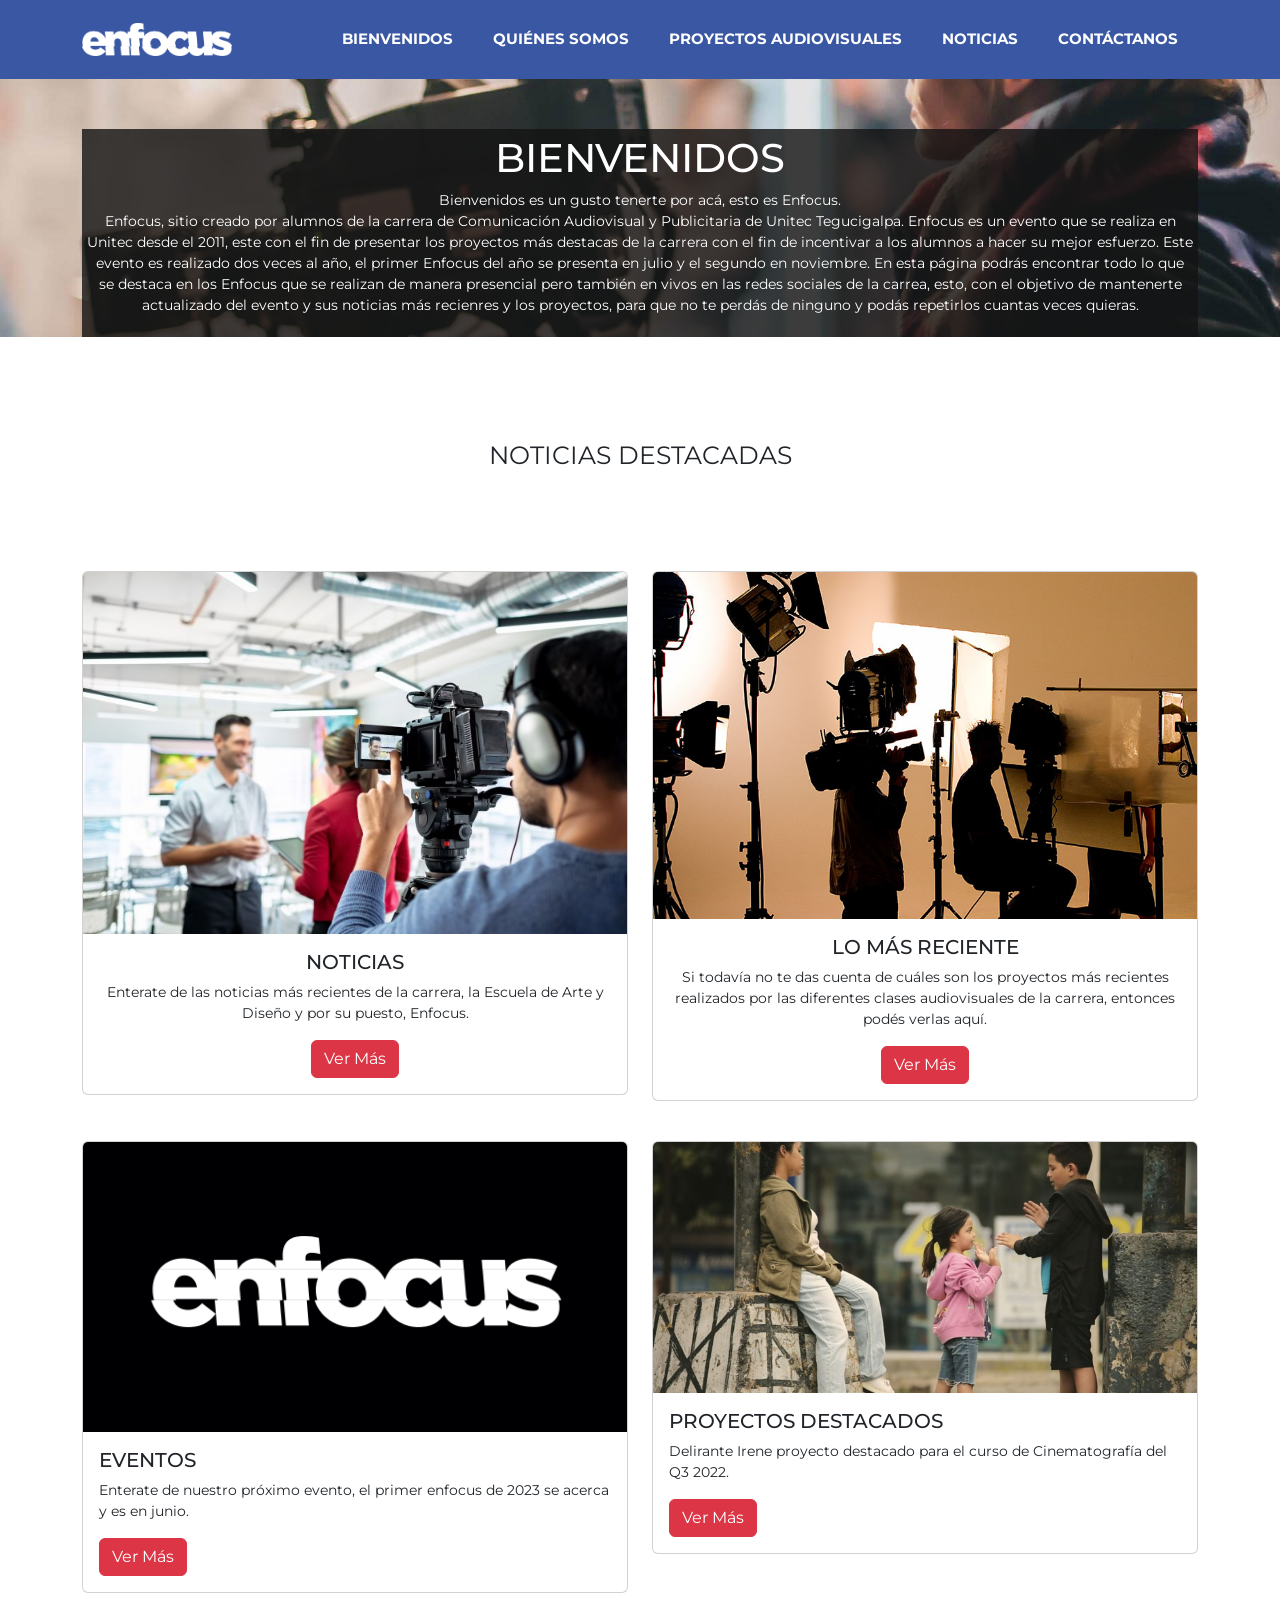
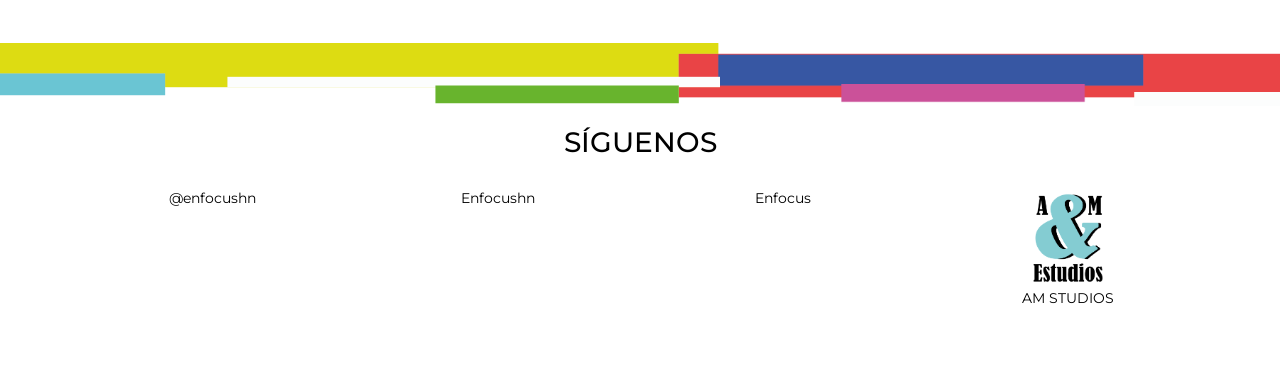
<file: index.html>
<!doctype html>
<html>
<head>
<meta charset="utf-8">
<meta name="viewport" content="width=device-width, initial-scale=1">
<title>Pagina Principal-EnfocusUNITEC</title>
	<link href="css/bootstrap.min.css" rel="stylesheet">
	<link href="css/bootstrap-custom.css" rel="stylesheet">
	<link rel="stylesheet" href="https://maxst.icons8.com/vue-static/landings/line-awesome/line-awesome/1.3.0/css/line-awesome.min.css">
	<link href="css/style.css" rel="stylesheet">
	
	<!--SEO-->
	
	<meta name="Description" content="Enfocus es un sitio creado por estudiantes de Comunicación Audiovisual y Publicitaria donde se encontrarán los proyectos audiovisuales creados en la carrera.">
	
	<meta name="Keywords" content="Enfocus, proyectos, audiovisual, comunicación Audiovisual y Publicitaria, noticias destacadas, eventos">
	
	
	
	</head>

<body>
	
	<header>
		
	<div class="container"> 
	
		<nav class="navbar navbar-expand-lg navbar-light bg-light">
		<a class="navbar-brand" href="index.html">
			<img src="img/logoenfocus.png" alt="Logo enfocus unitec" class="img-fluid" width="200px">
			</a>
		
		<button class="navbar-toggler" type="button" data-bs-toggle="collapse" 
		data-bs-target="#navbar" aria-controls="navbar" aria-expanded="false" 
		aria-label="Toggle navigation">
		<span class="navbar-toggler-icon"></span>
		</button>
			
		<div class="collapse navbar-collapse" id="navbar">
		<ul class="navbar-nav ms-auto">
		<li class="nav-item active">
	
			
		</li>
		<li class="nav-item">
		<a class="nav-link" href="index.html">Bienvenidos</a>
		</li>
		<li class="nav-item">
		<a class="nav-link" href="quienes-somos.html">Quiénes Somos</a>
		</li>
		<li class="nav-item">
		<a class="nav-link" href="proyectos.html">Proyectos Audiovisuales</a>
		</li>
		<li class="nav-item">
		<a class="nav-link" href="noticias.html">Noticias</a>
		</li>
		<li class="nav-item">
		<a class="nav-link" href="contacto.html">Contáctanos</a>
		</li>
		</ul>
		</div>
		</nav>
			
	</div>
	</header>
	
	
	<section id="homepage">
	<div class="container">
			
		<div id="informacion">
			
			<h1>BIENVENIDOS</h1>
			
			<p>Bienvenidos es un gusto tenerte por acá, esto es Enfocus. <br> Enfocus, sitio creado por alumnos de la carrera de Comunicación Audiovisual y Publicitaria de Unitec Tegucigalpa. Enfocus es un evento que se realiza en Unitec desde el 2011, este con el fin de presentar los proyectos más destacas de la carrera con el fin de incentivar a los alumnos a hacer su mejor esfuerzo. Este evento es realizado dos veces al año, el primer Enfocus del año se presenta en julio y el segundo en noviembre. En esta página podrás encontrar todo lo que se destaca en los Enfocus que se realizan de manera presencial pero también en vivos en las redes sociales de la carrea, esto, con el objetivo de mantenerte actualizado del evento y sus noticias más recienres y los proyectos, para que no te perdás de ninguno y podás repetirlos cuantas veces quieras. </p>
		</div>	
		
		</div>
	</section>
	
	
	<section id="noticias">
	<div class="container">
		<p id="destacadas" align="center">NOTICIAS DESTACADAS</p>
		<div class="row"> 
		
		<article class="col-lg-6 col-sm-12 col-12">
		<div class="card">
  		<img src="img/visual-noticias-1.jpg" class="card-img-top" alt="imghp5" width="100px">
  		<div class="card-body">
   		 	<h5 class="card-title">NOTICIAS</h5>
    		<p class="card-text">Enterate de las noticias más recientes de la carrera, la Escuela de Arte y Diseño y por su puesto, Enfocus.</p>
    		<a href="noticias.html"><button type="button" class="btn btn-danger">Ver Más</button></a>
  		
	</div>
	</div>	
	</article>		
	
		<article class="col-lg-6 col-sm-12 col-12">
		<div class="card">
  		<img src="img/visual-noticias-7.jpg" class="card-img-top" alt="visualnot" width="200px">
  		<div class="card-body">
   		 	<h5 class="card-title">LO MÁS RECIENTE</h5>
    		<p class="card-text">Si todavía no te das cuenta de cuáles son los proyectos más recientes realizados por las diferentes clases audiovisuales de la carrera, entonces podés verlas aquí.</p>
    		<a href="proyectos.html"><button type="button" class="btn btn-danger">Ver Más</button></a>
  	
	</div>
	</div>	
	</article>		
		
	</div>
	</div>
	</section>
	
	<section id="noticias-2">
	<div class="container">
	<div class="row"> 
		
		<article class="col-lg-6 col-sm-12 col-12">
	<div class="card">
  		<img src="img/enfocus-logo.png" class="card-img-top" alt="logo" width="100px">
  		<div class="card-body">
   		 	<h5 class="card-title">EVENTOS</h5>
    		<p class="card-text">Enterate de nuestro próximo evento, el primer enfocus de 2023 se acerca y es en junio.</p>
    		<a href="noticias.html"><button  type="button" class="btn btn-danger">Ver Más</button></a>
  		</div>
	</div>	
	</article>		
		
		<article class="col-lg-6 col-sm-12 col-12">
	<div class="card">
  		<img src="img/delirante-proyecto.jpeg" class="card-img-top" alt="deliranteirene" width="200px">
  		<div class="card-body">
   		 	<h5 class="card-title">PROYECTOS DESTACADOS</h5>
    		<p class="card-text">Delirante Irene proyecto destacado para el curso de Cinematografía del Q3 2022.</p>
    		<a href="proyectos.html"><button type="button" class="btn btn-danger">Ver Más</button></a>
  		</div>
	</div>	
	</article>		
		
		</div>
		</div>
	</section>
	
	<footer>
	
		<section id="grafismo">

			<img src="img/enfocusgrafismo2_Mesa de trabajo 1.png" alt="enfocusgraf" class="img-fluid">
			
		</section>
		
		<section id="redes">
		<div class="container">
			
		<h3 class="pfs">SÍGUENOS</h3>
			
			<div class="row">
			<article class="col-lg-3 col-sm-6 col-12">
	
				<a href="https://www.instagram.com/asociacioncayp/" class="icon"><i class="lab la-instagram"></i></a>
			
				<p>@enfocushn</p>
					
			</article>
			
			<article class="col-lg-3 col-sm-6 col-12">
				<a  href="https://www.facebook.com/asociacion.creativos" class="icon"><i class="lab la-facebook-f"></i></a>
				
				<p>Enfocushn</p>
			</article>
				
			<article class="col-lg-3 col-sm-6 col-12">
				<a href="https://www.youtube.com/@UNITECineyTV" class="icon"><i class="lab la-youtube"></i></a> 
				
				<p>Enfocus</p>
				

			</article>
				
				<article class="col-lg-3 col-sm-6 col-12">
				<img src="img/logo-agencia_Mesa de trabajo 1.png" alt="logoagencia" width="100px">
				<p>AM STUDIOS</p>
			</article>
			
		</div>
		</div>
		</section>
	
	
	</footer>
	
	<script src="js/jquery.min.js"></script>
	<script src="js/bootstrap.min.js"></script>
	
	
	<!-- Google tag (gtag.js) -->
<script async src="https://www.googletagmanager.com/gtag/js?id=G-FQC9KB4VV3"></script>
<script>
  window.dataLayer = window.dataLayer || [];
  function gtag(){dataLayer.push(arguments);}
  gtag('js', new Date());

  gtag('config', 'G-FQC9KB4VV3');
</script>
	
</body>
</html>
</file>
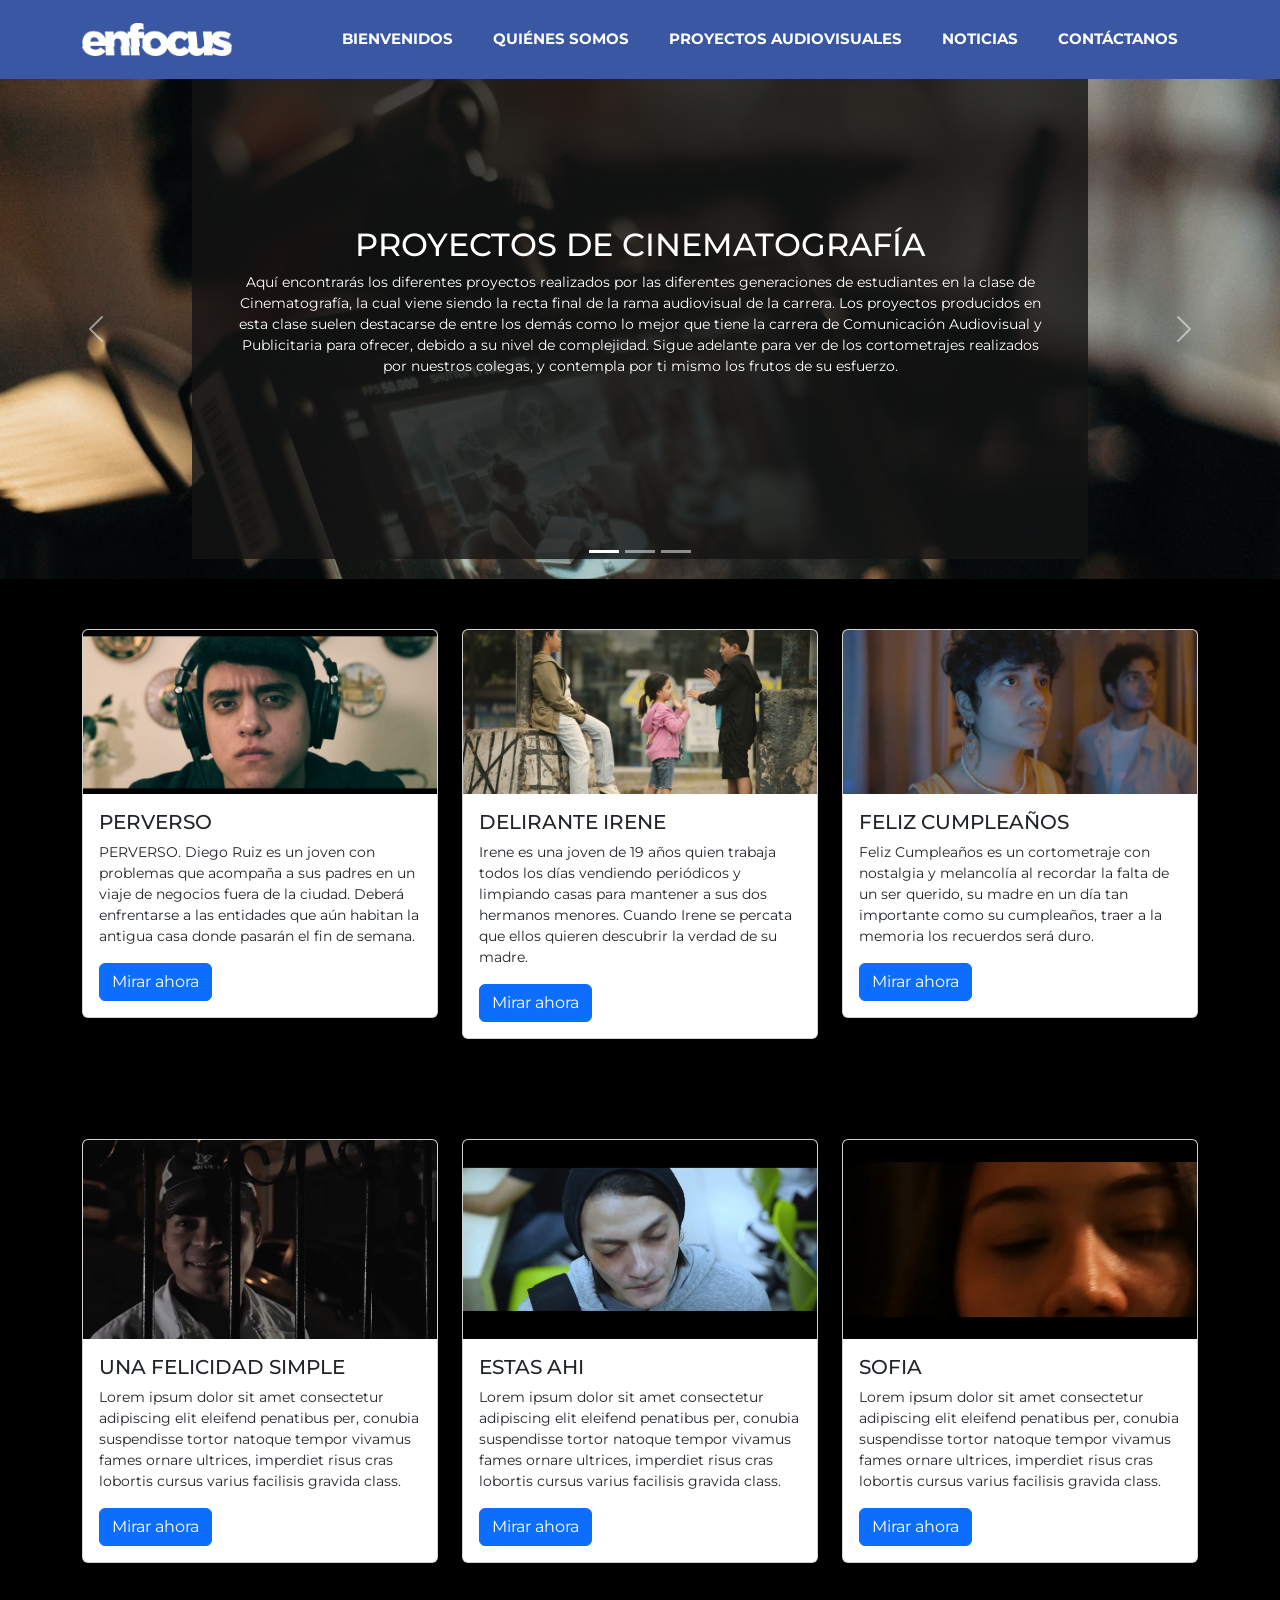
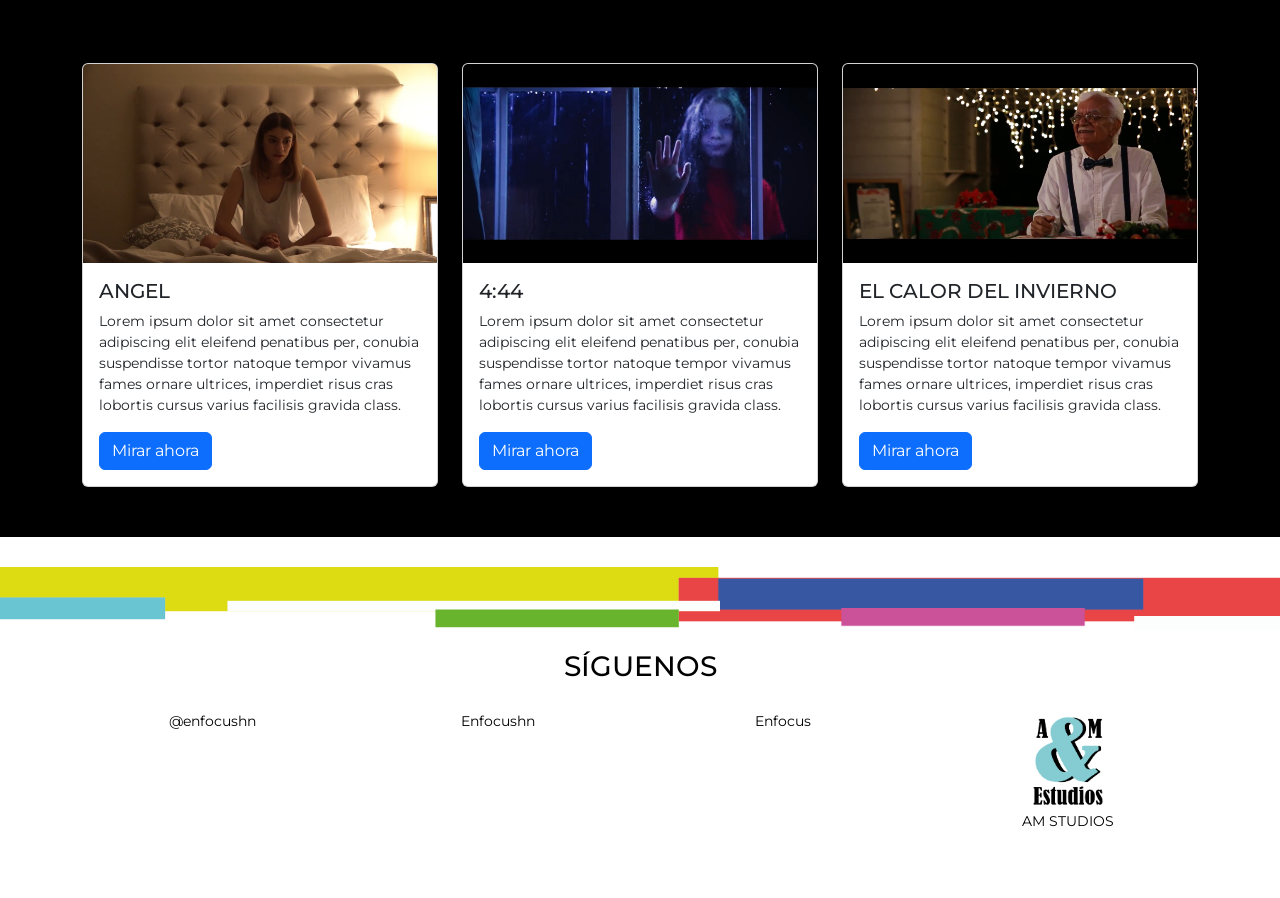
<file: cinematografia.html>
<!doctype html>
<html>
<head>
<meta charset="utf-8">
<meta name="viewport" content="width=device-width, initial-scale=1">
<title>Página Proyectos Audiovisuales-Enfocus</title>
	<link href="css/bootstrap.min.css" rel="stylesheet">
	<link href="css/bootstrap-custom.css" rel="stylesheet">
	<link href="css/style.css" rel="stylesheet">
	<link rel="stylesheet" href="https://maxst.icons8.com/vue-static/landings/line-awesome/line-awesome/1.3.0/css/line-awesome.min.css">
	
	
	<!--SEO-->
	
	<meta name="Description" content="La página de proyectos audiovisuales es el sitio donde se encontrarán los proyectos de diferentes clases alrededor del trimestre.">
	
	<meta name="Keywords" content="Enfocus, proyectos, audiovisual, cinematografía, producción sonora, producción audiovisual, perverso, delirante irene, feliz cumpleaños">
	
	
	
</head>

<body>
	
	<header>
		
	<div class="container"> 
	
		<nav class="navbar navbar-expand-lg navbar-light bg-light">
		<a class="navbar-brand" href="index.html">
			<img src="img/logoenfocus.png" alt="Logo enfocus unitec" class="img-fluid" width="200px">
			</a>
		
		<button class="navbar-toggler" type="button" data-bs-toggle="collapse" 
		data-bs-target="#navbar" aria-controls="navbar" aria-expanded="false" 
		aria-label="Toggle navigation">
		<span class="navbar-toggler-icon"></span>
		</button>
			
		<div class="collapse navbar-collapse" id="navbar">
		<ul class="navbar-nav ms-auto">
		<li class="nav-item active">
		
			
		</li>
		<li class="nav-item">
		<a class="nav-link" href="index.html">Bienvenidos</a>
		</li>
		<li class="nav-item">
		<a class="nav-link" href="quienes-somos.html">Quiénes Somos</a>
		</li>
		<li class="nav-item">
		<a class="nav-link" href="proyectos.html">Proyectos Audiovisuales</a>
		</li>
		<li class="nav-item">
		<a class="nav-link" href="noticias.html">Noticias</a>
		</li>
		<li class="nav-item">
		<a class="nav-link" href="contacto.html">Contáctanos</a>
		</li>
		</ul>
		</div>
		</nav>
			
	</div>
	</header>
	
	<section id="hero-slides">
		
	<div id="carouselExampleCaptions" class="carousel slide" data-bs-ride="false">
  <div class="carousel-indicators">
    <button type="button" data-bs-target="#carouselExampleCaptions" data-bs-slide-to="0" class="active" aria-current="true" aria-label="Slide 1"></button>
    <button type="button" data-bs-target="#carouselExampleCaptions" data-bs-slide-to="1" aria-label="Slide 2"></button>
    <button type="button" data-bs-target="#carouselExampleCaptions" data-bs-slide-to="2" aria-label="Slide 3"></button>
  </div>
  <div class="carousel-inner">
    <div class="carousel-item active">
      <img src="img/fondo-cine.jpg" class="d-block w-100" alt="cine-1">
      <div class="carousel-caption d-none d-md-block" id="informacion-cinematografia">
        <h2>PROYECTOS DE CINEMATOGRAFÍA</h2>
        <p>Aquí encontrarás los diferentes proyectos realizados por las diferentes generaciones de estudiantes en la clase de Cinematografía, la cual viene siendo la recta final de la rama audiovisual de la carrera. Los proyectos producidos en esta clase suelen destacarse de entre los demás como lo mejor que tiene la carrera de Comunicación Audiovisual y Publicitaria para ofrecer, debido a su nivel de complejidad. Sigue adelante para ver de los cortometrajes realizados por nuestros colegas, y contempla por ti mismo los frutos de su esfuerzo.</p>
      </div>
    </div>
    <div class="carousel-item">
      <img src="img/carnicero-proyecto.jpeg" class="d-block w-100" alt="cine-2">
      <div class="carousel-caption d-none d-md-block">
        <h2>EL CARNICERO</h2>
        <p>Presas nuevas llegan a la carniceria.</p>
      </div>
    </div>
    <div class="carousel-item">
      <img src="img/huevosfrijoles-proyecto.jpeg" class="d-block w-100" alt="cine-3">
      <div class="carousel-caption d-none d-md-block">
        <h2>HUEVOS, FRIJOLES Y UN MILLON DE DOLARES</h2>
        <p>¿Qué tan lejos irias por un millon de dolares?</p>
      </div>
    </div>
  </div>
  <button class="carousel-control-prev" type="button" data-bs-target="#carouselExampleCaptions" data-bs-slide="prev">
    <span class="carousel-control-prev-icon" aria-hidden="true"></span>
    <span class="visually-hidden">Previous</span>
  </button>
  <button class="carousel-control-next" type="button" data-bs-target="#carouselExampleCaptions" data-bs-slide="next">
    <span class="carousel-control-next-icon" aria-hidden="true"></span>
    <span class="visually-hidden">Next</span>
  </button>
	
	</div>
	</section>
	
	<section id="proyectos-cinematografia1">
	<div class="container">
		
		<div class="row"> 
		
		<article class="col-lg-4 col-sm-12 col-12">
		<div class="card">
  		<img src="img/perverso-proyecto.jpeg" class="card-img-top" alt="imgcine1" width="100px">
  		<div class="card-body">
   		 	<h5 class="card-title">PERVERSO</h5>
    		<p class="card-text">PERVERSO. Diego Ruiz es un joven con problemas que acompaña a sus padres en un viaje de negocios fuera de la ciudad. Deberá enfrentarse a las entidades que aún habitan la antigua casa donde pasarán el fin de semana.</p>
    		<a href="https://youtu.be/rA5ayjFnpYE"><button type="button" class="btn btn-primary">Mirar ahora</button></a>
  		</div>
		</div>	
		</article>	
			
		
		<article class="col-lg-4 col-sm-12 col-12">
		<div class="card">
  		<img src="img/delirante-proyecto.jpeg" class="card-img-top" alt="imgcine2" width="100px">
  		<div class="card-body">
   		 	<h5 class="card-title">DELIRANTE IRENE</h5>
    		<p class="card-text">Irene es una joven de 19 años quien trabaja todos los días vendiendo periódicos y limpiando casas para mantener a sus dos hermanos menores. Cuando Irene se percata que ellos quieren descubrir la verdad de su madre.</p>
    		<a href="https://www.youtube.com/watch?v=KIMS8jvuYXE"><button type="button" class="btn btn-primary">Mirar ahora</button></a>
  		</div>
		</div>	
		</article>	
		
		<article class="col-lg-4 col-sm-12 col-12">
		<div class="card">
  		<img src="img/felizcumple-proyecto.jpeg" class="card-img-top" alt="imgcine3" width="100px">
  		<div class="card-body">
   		 	<h5 class="card-title">FELIZ CUMPLEAÑOS</h5>
    		<p class="card-text">Feliz Cumpleaños es un cortometraje con nostalgia y melancolía al recordar la falta de un ser querido, su madre en un día tan importante como su cumpleaños, traer a la memoria los recuerdos será duro.</p>
    		<a href="https://www.youtube.com/watch?v=Wr4auIbhq4U"><button type="button" class="btn btn-primary">Mirar ahora</button></a>
  		</div>
		</div>	
		</article>		
	
		
	</div>
	</div>
	</section>
	
	<section id="proyectos-cinematografia2">
	<div class="container">
		
		<div class="row"> 
		
		<article class="col-lg-4 col-sm-12 col-12">
		<div class="card">
  		<img src="img/felicidadsimple-proyecto.jpeg" class="card-img-top" alt="imgcine4" width="100px">
  		<div class="card-body">
   		 	<h5 class="card-title">UNA FELICIDAD SIMPLE</h5>
    		<p class="card-text">Lorem ipsum dolor sit amet consectetur adipiscing elit eleifend penatibus per, conubia suspendisse tortor natoque tempor vivamus fames ornare ultrices, imperdiet risus cras lobortis cursus varius facilisis gravida class.</p>
    		<a href="https://www.youtube.com/watch?v=r2wvTxFOr60&t=384s"><button type="button" class="btn btn-primary">Mirar ahora</button></a>
  		</div>
		</div>	
		</article>	
			
		
		<article class="col-lg-4 col-sm-12 col-12">
		<div class="card">
  		<img src="img/estasahi-proyecto.jpeg" class="card-img-top" alt="imgproyectos5" width="100px">
  		<div class="card-body">
   		 	<h5 class="card-title">ESTAS AHI</h5>
    		<p class="card-text">Lorem ipsum dolor sit amet consectetur adipiscing elit eleifend penatibus per, conubia suspendisse tortor natoque tempor vivamus fames ornare ultrices, imperdiet risus cras lobortis cursus varius facilisis gravida class.</p>
    		<a href="https://www.youtube.com/watch?v=_tEmAQ3hj8E&t=68s"><button type="button" class="btn btn-primary">Mirar ahora</button></a>
  		</div>
		</div>	
		</article>	
		
		<article class="col-lg-4 col-sm-12 col-12">
		<div class="card">
  		<img src="img/sofia-proyecto.jpeg" class="card-img-top" alt="imgproyectos6" width="100px">
  		<div class="card-body">
   		 	<h5 class="card-title">SOFIA</h5>
    		<p class="card-text">Lorem ipsum dolor sit amet consectetur adipiscing elit eleifend penatibus per, conubia suspendisse tortor natoque tempor vivamus fames ornare ultrices, imperdiet risus cras lobortis cursus varius facilisis gravida class.</p>
    		<a href="https://www.youtube.com/watch?v=KyDTO9bt3Go&t=207s"><button type="button" class="btn btn-primary">Mirar ahora</button></a>
  		</div>
		</div>	
		</article>		
	
		
	</div>
	</div>
	</section>
	
	<section id="proyectos-cinematografia3">
	<div class="container">
		
		<div class="row"> 
		
		<article class="col-lg-4 col-sm-12 col-12">
		<div class="card">
  		<img src="img/angel-proyecto.jpeg" class="card-img-top" alt="imgcine7" width="100px">
  		<div class="card-body">
   		 	<h5 class="card-title">ANGEL</h5>
    		<p class="card-text">Lorem ipsum dolor sit amet consectetur adipiscing elit eleifend penatibus per, conubia suspendisse tortor natoque tempor vivamus fames ornare ultrices, imperdiet risus cras lobortis cursus varius facilisis gravida class.</p>
    		<a href="https://www.youtube.com/watch?v=NMee_DRmy74&t=149s"><button type="button" class="btn btn-primary">Mirar ahora</button></a>
  		</div>
		</div>
		</article>	
		
		
		<article class="col-lg-4 col-sm-12 col-12">
		<div class="card">
  		<img src="img/444-proyecto.jpeg" class="card-img-top" alt="imgproyectos5" width="100px">
  		<div class="card-body">
   		 	<h5 class="card-title">4:44</h5>
    		<p class="card-text">Lorem ipsum dolor sit amet consectetur adipiscing elit eleifend penatibus per, conubia suspendisse tortor natoque tempor vivamus fames ornare ultrices, imperdiet risus cras lobortis cursus varius facilisis gravida class.</p>
    		<a href="https://www.youtube.com/watch?v=aZye_LOR2CQ&t=47s"><button type="button" class="btn btn-primary">Mirar ahora</button></a>
  		</div>
		</div>	
		</article>	
		
		<article class="col-lg-4 col-sm-12 col-12">
		<div class="card">
  		<img src="img/calorinvierno-proyecto.jpeg" class="card-img-top" alt="imgproyectos6" width="100px">
  		<div class="card-body">
   		 	<h5 class="card-title">EL CALOR DEL INVIERNO</h5>
    		<p class="card-text">Lorem ipsum dolor sit amet consectetur adipiscing elit eleifend penatibus per, conubia suspendisse tortor natoque tempor vivamus fames ornare ultrices, imperdiet risus cras lobortis cursus varius facilisis gravida class.</p>
    		<a href="https://www.youtube.com/watch?v=AYdmeoVyMfI"><button type="button" class="btn btn-primary">Mirar ahora</button></a>
  		</div>
		</div>	
		</article>	
		
		</div>
		</div>
		</section>
	
	<footer>
	
		<section id="grafismo">
			<img src="img/enfocusgrafismo2_Mesa de trabajo 1.png" alt="enfocusgraf" class="img-fluid">
																									
		</section>
		
		<section id="redes">
		<div class="container">
			
		<h3 class="pfs">SÍGUENOS</h3>
			
			<div class="row">
			<article class="col-lg-3 col-sm-6 col-12">
	
				<a href="https://www.instagram.com/asociacioncayp/" class="icon"><i class="lab la-instagram"></i></a>
			
				<p>@enfocushn</p>
					
			</article>
			
			<article class="col-lg-3 col-sm-6 col-12">
				<a  href="https://www.facebook.com/asociacion.creativos" class="icon"><i class="lab la-facebook-f"></i></a>
				
				<p>Enfocushn</p>
			</article>
				
			<article class="col-lg-3 col-sm-6 col-12">
				<a href="https://www.youtube.com/@UNITECineyTV" class="icon"><i class="lab la-youtube"></i></a> 
				
				<p>Enfocus</p>
				

			</article>
				
				<article class="col-lg-3 col-sm-6 col-12">
				<img src="img/logo-agencia_Mesa de trabajo 1.png" alt="logoagencia" width="100px">
				<p>AM STUDIOS</p>
			</article>
			
		</div>
		</div>
		</section>
	
	
	</footer>
	
	<script src="js/jquery.min.js"></script>
	<script src="js/bootstrap.min.js"></script>
	
	<!-- Google tag (gtag.js) -->
<script async src="https://www.googletagmanager.com/gtag/js?id=G-FQC9KB4VV3"></script>
<script>
  window.dataLayer = window.dataLayer || [];
  function gtag(){dataLayer.push(arguments);}
  gtag('js', new Date());

  gtag('config', 'G-FQC9KB4VV3');
</script>
	
</body>
</html>
</file>
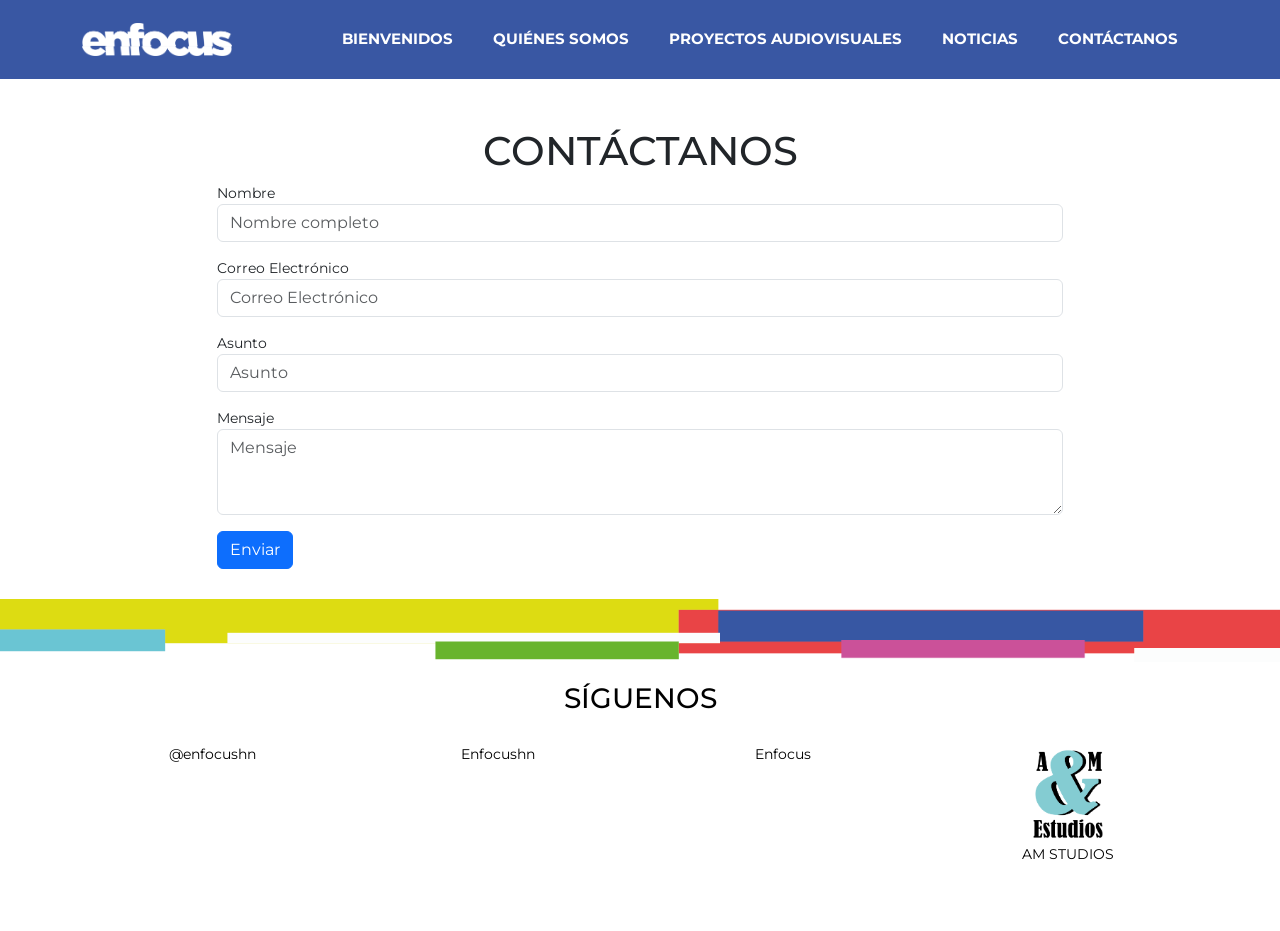
<file: contacto.html>
<!doctype html>
<html>
<head>
<meta charset="utf-8">
<meta name="viewport" content="width=device-width, initial-scale=1">
<title>Contacto-Enfocus</title>
	<link href="css/bootstrap.min.css" rel="stylesheet">
	<link href="css/bootstrap-custom.css" rel="stylesheet">
	<link href="css/style.css" rel="stylesheet">
	<link rel="stylesheet" href="css/fontawesome.min.css"/>
	<link rel="stylesheet" href="css/all.css"/>
	<link rel="stylesheet" href="https://maxst.icons8.com/vue-static/landings/line-awesome/line-awesome/1.3.0/css/line-awesome.min.css">
	

	
	<!--SEO-->
	
	<meta name="Description" content="Contacto es el apartado para escribir los datos de usuarios de enfocus.">
	
	<meta name="Keywords" content="Enfocus, contacto">
		
	
</head>

<body>
	
	<header>
		
	<div class="container"> 
	
		<nav class="navbar navbar-expand-lg navbar-light bg-light">
		<a class="navbar-brand" href="index.html">
			<img src="img/logoenfocus.png" alt="Logo enfocus unitec" class="img-fluid" width="200px">
			</a>
		
		<button class="navbar-toggler" type="button" data-bs-toggle="collapse" 
		data-bs-target="#navbar" aria-controls="navbar" aria-expanded="false" 
		aria-label="Toggle navigation">
		<span class="navbar-toggler-icon"></span>
		</button>
			
		<div class="collapse navbar-collapse" id="navbar">
		<ul class="navbar-nav ms-auto">
		<li class="nav-item active">
		
			
		</li>
		<li class="nav-item">
		<a class="nav-link" href="index.html">Bienvenidos</a>
		</li>
		<li class="nav-item">
		<a class="nav-link" href="quienes-somos.html">Quiénes Somos</a>
		</li>
		<li class="nav-item">
		<a class="nav-link" href="proyectos.html">Proyectos Audiovisuales</a>
		</li>
		<li class="nav-item">
		<a class="nav-link" href="noticias.html">Noticias</a>
		</li>
		<li class="nav-item">
		<a class="nav-link" href="contacto.html">Contáctanos</a>
		</li>
		</ul>
		</div>
		</nav>
			
	</div>
	</header>
	
	<section id="informacion-contacto">
		<div class="container">
		</div>	
			<div class="row">
				<div class="col-12">
					<h1 class="text-center pt-5">CONTÁCTANOS</h1>
				</div>
			</div>
			
			<div class="row d-flex justify-content-center">
				<div class="col-8">
					<form>
						<div class="form-group pb-3">
						  <label >Nombre</label>
						  <input type="text" class="form-control" aria-describedby="emailHelp" placeholder="Nombre completo">
						</div>
						<div class="form-group pb-3">
						  <label>Correo Electrónico</label>
						  <input type="text" class="form-control" placeholder="Correo Electrónico">
						</div>
						<div class="form-group pb-3">
							<label>Asunto</label>
							<input type="text" class="form-control" placeholder="Asunto">
						</div>
						<div class="form-group pb-3">
							<label>Mensaje</label>
							<textarea class="form-control" rows="3" placeholder="Mensaje"></textarea>
						</div>
						
						<button type="submit" class="btn btn-primary align-content-end">Enviar</button>
					  </form>
				</div>
			</div>
			
	</section>
	
		<footer>
	
		<section id="grafismo">

			<img src="img/enfocusgrafismo2_Mesa de trabajo 1.png" alt="enfocusgraf" class="img-fluid">
			
		</section>
		
		<section id="redes">
		<div class="container">
			
		<h3 class="pfs">SÍGUENOS</h3>
			
			<div class="row">
			<article class="col-lg-3 col-sm-6 col-12">
	
				<a href="https://www.instagram.com/asociacioncayp/" class="icon"><i class="lab la-instagram"></i></a>
			
				<p>@enfocushn</p>
					
			</article>
			
			<article class="col-lg-3 col-sm-6 col-12">
				<a  href="https://www.facebook.com/asociacion.creativos" class="icon"><i class="lab la-facebook-f"></i></a>
				
				<p>Enfocushn</p>
			</article>
				
			<article class="col-lg-3 col-sm-6 col-12">
				<a href="https://www.youtube.com/@UNITECineyTV" class="icon"><i class="lab la-youtube"></i></a> 
				
				<p>Enfocus</p>
				

			</article>
				
				<article class="col-lg-3 col-sm-6 col-12">
				<img src="img/logo-agencia_Mesa de trabajo 1.png" alt="logoagencia" width="100px">
				<p>AM STUDIOS</p>
			</article>
			
		</div>
		</div>
		</section>
	
	
	</footer>
	
	<script src="js/jquery.min.js"></script>
	<script src="js/bootstrap.min.js"></script>
		
</body>
</html>
</file>
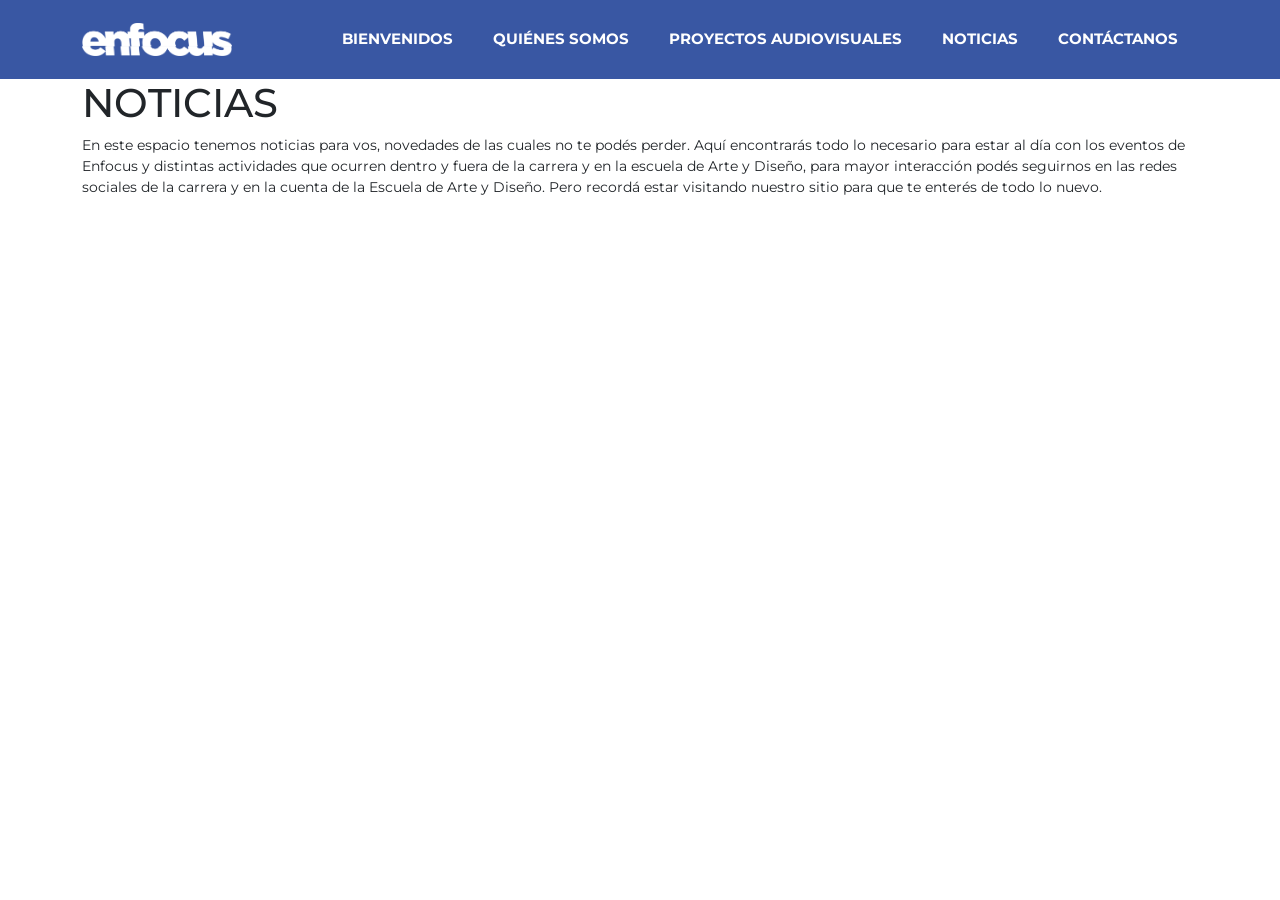
<file: noticias.html>
<!doctype html>
<html>
<head>
<meta charset="utf-8">
<meta name="viewport" content="width=device-width, initial-scale=1">
<title>Noticias-Enfocus</title>
	<link href="css/bootstrap.min.css" rel="stylesheet">
	<link href="css/bootstrap-custom.css" rel="stylesheet">
	<link href="css/style.css" rel="stylesheet">
	
	<!--SEO-->
	
	<meta name="Description" content="Noticias es el sitio donde se mostraran todo lo novedoso de enfocus .">
	
	<meta name="Keywords" content="Enfocus,novedad, noticias">
	
	
</head>

<body>
	
	<header>
		
	<div class="container"> 
	
		<nav class="navbar navbar-expand-lg navbar-light bg-light">
		<a class="navbar-brand" href="index-engage.html">
			<img src="img/logoenfocus.png" alt="Logo enfocus unitec" class="img-fluid" width="200px">
			</a>
		
		<button class="navbar-toggler" type="button" data-bs-toggle="collapse" 
		data-bs-target="#navbar" aria-controls="navbar" aria-expanded="false" 
		aria-label="Toggle navigation">
		<span class="navbar-toggler-icon"></span>
		</button>
			
		<div class="collapse navbar-collapse" id="navbar">
		<ul class="navbar-nav ms-auto">
		<li class="nav-item active">

			
		</li>
		<li class="nav-item">
		<a class="nav-link" href="index.html">Bienvenidos</a>
		</li>
		<li class="nav-item">
		<a class="nav-link" href="quienes-somos.html">Quiénes Somos</a>
		</li>
		<li class="nav-item">
		<a class="nav-link" href="proyectos.html">Proyectos Audiovisuales</a>
		</li>
		<li class="nav-item">
		<a class="nav-link" href="noticias.html">Noticias</a>
		</li>
		<li class="nav-item">
		<a class="nav-link" href="contacto.html">Contáctanos</a>
		</li>
		</ul>
		</div>
		</nav>
			
	</div>
	</header>
	
	<section id="informacion-noticias">
	<div class="container">
			
			<h1>NOTICIAS</h1>
			
			<p>En este espacio tenemos noticias para vos, novedades de las cuales no te podés perder. Aquí encontrarás todo lo necesario para estar al día con los eventos de Enfocus y distintas actividades que ocurren dentro y fuera de la carrera y en la escuela de Arte y Diseño, para mayor interacción podés seguirnos en las redes sociales de la carrera y en la cuenta de la Escuela de Arte y Diseño. Pero recordá estar visitando nuestro sitio para que te enterés de todo lo nuevo.</p>
		
		</div>	
		</section>
	
</body>
</html>
</file>
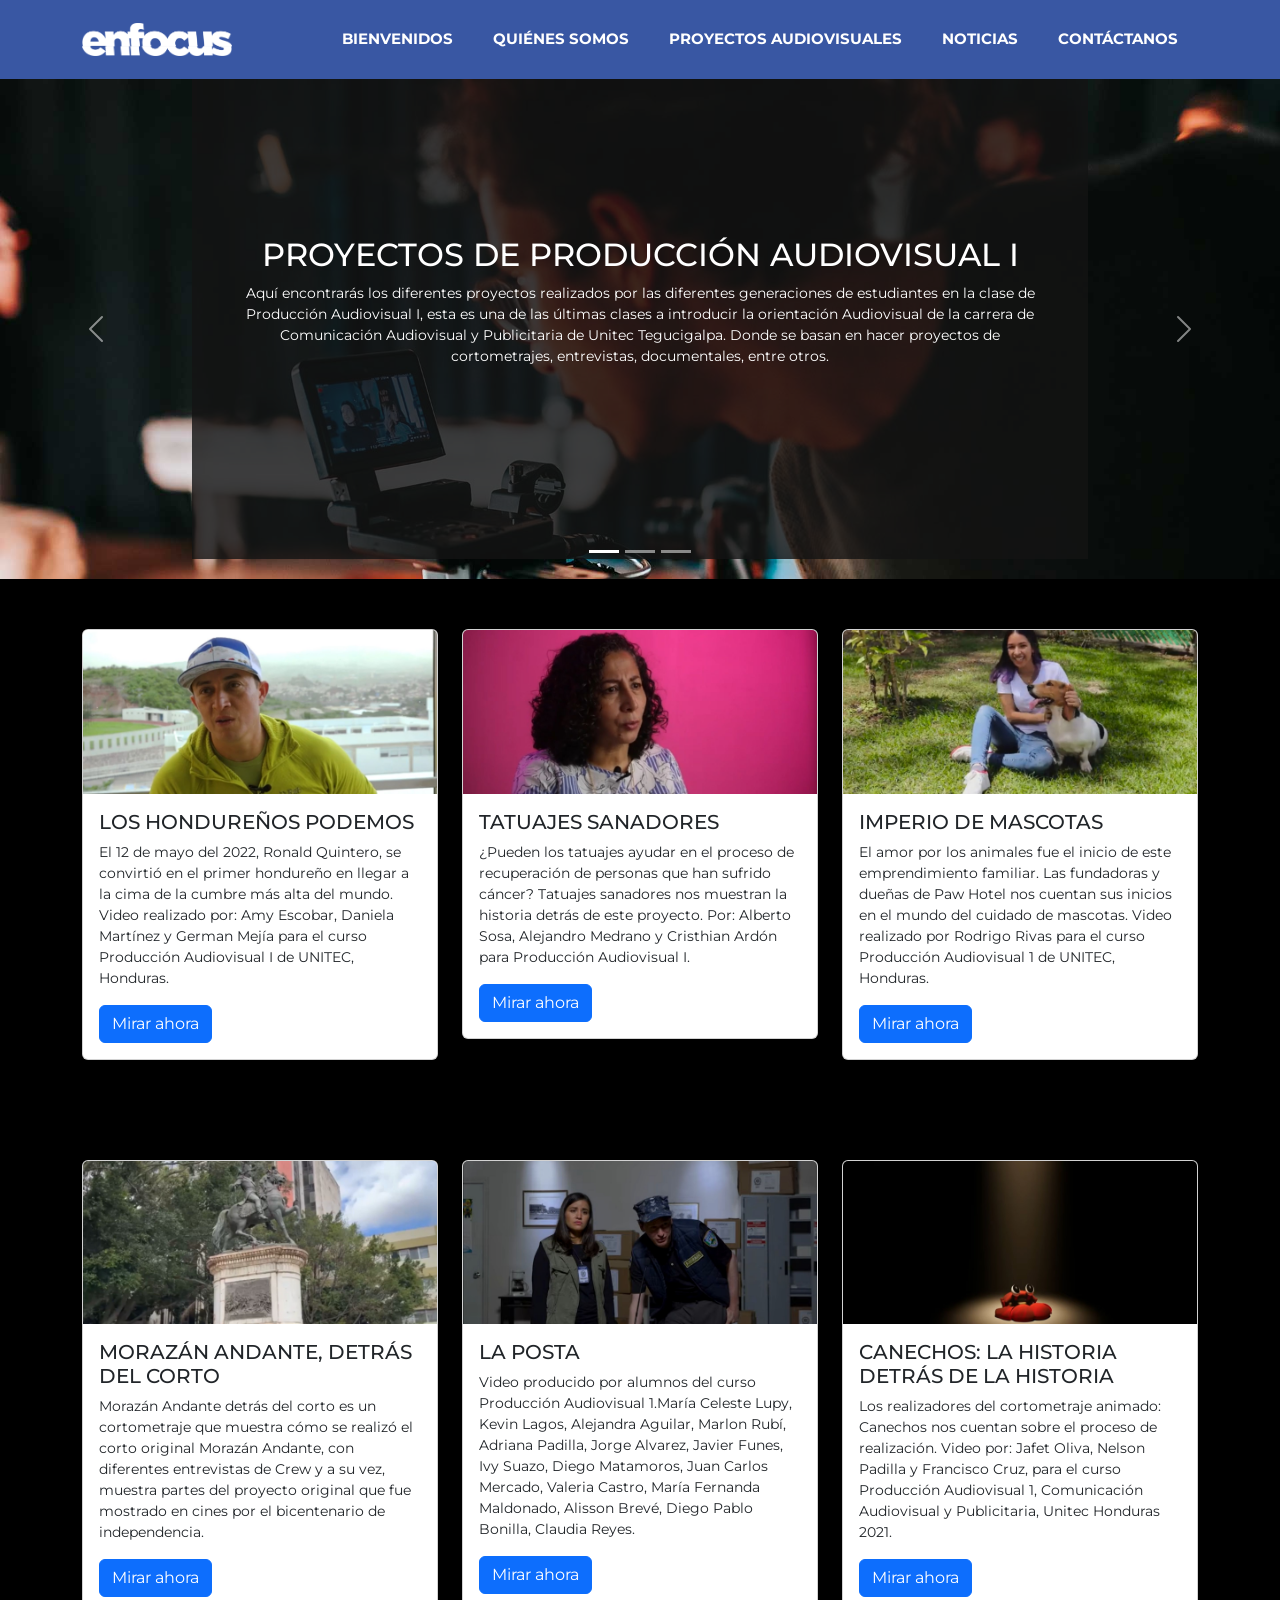
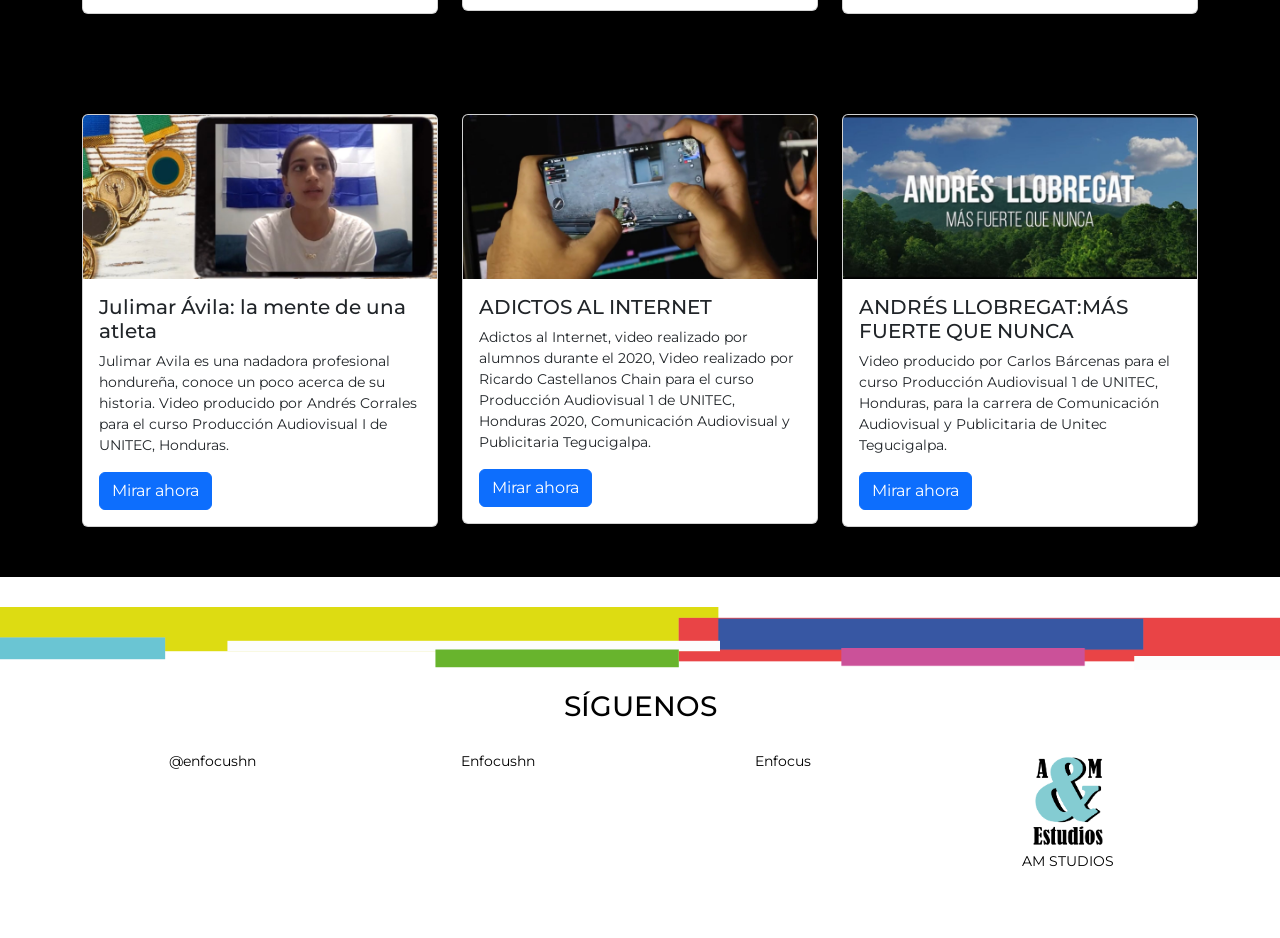
<file: produaudiovisual1.html>
<!doctype html>
<html>
<head>
<meta charset="utf-8">
<meta name="viewport" content="width=device-width, initial-scale=1">
<title>Documento sin título</title>
<link href="css/bootstrap.min.css" rel="stylesheet">
	<link href="css/bootstrap-custom.css" rel="stylesheet">
	<link href="css/style.css" rel="stylesheet">
	<link rel="stylesheet" href="https://maxst.icons8.com/vue-static/landings/line-awesome/line-awesome/1.3.0/css/line-awesome.min.css">
	
	<!--SEO-->
	
	<meta name="Description" content="Producción Audiovisual 1 son los proyectos realizados en esta clase por alumnos de Comunicación.">
	
	<meta name="Keywords" content="Enfocus, producción Audiovisual 1, proyectos, Comunicación Audiovisual, los hondureños podemos, tatuajes sanadores, imperio de mascotas, la posta, morazán andante">
	
</head>

	
<body>
	<header>
		
	<div class="container"> 
	
		<nav class="navbar navbar-expand-lg navbar-light bg-light">
		<a class="navbar-brand" href="index.html">
			<img src="img/logoenfocus.png" alt="Logo enfocus unitec" class="img-fluid" width="200px">
			</a>
		
		<button class="navbar-toggler" type="button" data-bs-toggle="collapse" 
		data-bs-target="#navbar" aria-controls="navbar" aria-expanded="false" 
		aria-label="Toggle navigation">
		<span class="navbar-toggler-icon"></span>
		</button>
			
		<div class="collapse navbar-collapse" id="navbar">
		<ul class="navbar-nav ms-auto">
		<li class="nav-item active">
		
			
		</li>
		<li class="nav-item">
		<a class="nav-link" href="index.html">Bienvenidos</a>
		</li>
		<li class="nav-item">
		<a class="nav-link" href="quienes-somos.html">Quiénes Somos</a>
		</li>
		<li class="nav-item">
		<a class="nav-link" href="proyectos.html">Proyectos Audiovisuales</a>
		</li>
		<li class="nav-item">
		<a class="nav-link" href="noticias.html">Noticias</a>
		</li>
		<li class="nav-item">
		<a class="nav-link" href="contacto.html">Contáctanos</a>
		</li>
		</ul>
		</div>
		</nav>
			
	</div>
	</header>
	
	<section id="hero-slides">
		
	<div id="carouselExampleCaptions" class="carousel slide" data-bs-ride="false">
  <div class="carousel-indicators">
    <button type="button" data-bs-target="#carouselExampleCaptions" data-bs-slide-to="0" class="active" aria-current="true" aria-label="Slide 1"></button>
    <button type="button" data-bs-target="#carouselExampleCaptions" data-bs-slide-to="1" aria-label="Slide 2"></button>
    <button type="button" data-bs-target="#carouselExampleCaptions" data-bs-slide-to="2" aria-label="Slide 3"></button>
  </div>
  <div class="carousel-inner">
    <div class="carousel-item active">
      <img src="img/fondo-produ1.jpg" class="d-block w-100" alt="produ1-1">
      <div class="carousel-caption d-none d-md-block" id="informacion-produ1">
        <h2>PROYECTOS DE PRODUCCIÓN AUDIOVISUAL I</h2>
        <p>Aquí encontrarás los diferentes proyectos realizados por las diferentes generaciones de estudiantes en la clase de Producción Audiovisual I, esta es una de las últimas clases a introducir  la orientación Audiovisual de la carrera de Comunicación Audiovisual y Publicitaria de Unitec Tegucigalpa. Donde se basan en hacer proyectos de cortometrajes, entrevistas, documentales, entre otros.</p>
      </div>
    </div>
    <div class="carousel-item">
      <img src="img/carrusel-produ1-2.jpeg" class="d-block w-100" alt="produ1-2">
      <div class="carousel-caption d-none d-md-block">
        <h2>Película Hodnureña:90 Minutos</h2>
        <p>Todo sobre cómo se hizo la película hondureña 90 minutos.</p>
      </div>
    </div>
    <div class="carousel-item">
      <img src="img/carrusel-produ1-3.jpeg" class="d-block w-100" alt="produ1-3">
      <div class="carousel-caption d-none d-md-block">
        <h2>Viaje a lo desconocido</h2>
        <p>Conoce la historia de Carlos Morales en su viaje de ilegal a Estados Unidos.</p>
      </div>
    </div>
  </div>
  <button class="carousel-control-prev" type="button" data-bs-target="#carouselExampleCaptions" data-bs-slide="prev">
    <span class="carousel-control-prev-icon" aria-hidden="true"></span>
    <span class="visually-hidden">Previous</span>
  </button>
  <button class="carousel-control-next" type="button" data-bs-target="#carouselExampleCaptions" data-bs-slide="next">
    <span class="carousel-control-next-icon" aria-hidden="true"></span>
    <span class="visually-hidden">Next</span>
  </button>
	
	</div>
	</section>
	
	
	<section id="proyectos-produ1">
	<div class="container">
		
		<div class="row"> 
		
		<article class="col-lg-4 col-sm-12 col-12">
		<div class="card">
  		<img src="img/loshondurenos.jpeg" class="card-img-top" alt="imgronald" width="100px">
  		<div class="card-body">
   		 	<h5 class="card-title">LOS HONDUREÑOS PODEMOS</h5>
    		<p class="card-text"> El 12 de mayo del 2022, Ronald Quintero, se convirtió en el primer hondureño en llegar a la cima de la cumbre más alta del mundo.
			Video realizado por: Amy Escobar, Daniela Martínez y German Mejía para el curso Producción Audiovisual I de UNITEC, Honduras.</p>
    		<a href="https://youtu.be/KpB0WKWxMm4"><button type="button" class="btn btn-primary">Mirar ahora</button></a> 
  		</div>
		</div>	
		</article>	
			
		
		<article class="col-lg-4 col-sm-12 col-12">
		<div class="card">
  		<img src="img/tatuajes-proyecto.jpeg" class="card-img-top" alt="imgproyectos5" width="100px">
			
  		<div class="card-body">
   		 	<h5 class="card-title">TATUAJES SANADORES</h5>
    		<p class="card-text">¿Pueden los tatuajes ayudar en el proceso de recuperación de personas que han sufrido cáncer? Tatuajes sanadores nos muestran la historia detrás de este proyecto. Por: Alberto Sosa, Alejandro Medrano y Cristhian Ardón para Producción Audiovisual I.</p>
    		<a href="https://youtu.be/jiO5jYvcFHc"><button type="button" class="btn btn-primary">Mirar ahora</button></a> 
  		</div>
		</div>	
		</article>	
		
		<article class="col-lg-4 col-sm-12 col-12">
		<div class="card">
  		<img src="img/imperiomascotas-proyecto.jpeg" class="card-img-top" alt="imgproyectos6" width="100px">
  		<div class="card-body">
   		 	<h5 class="card-title">IMPERIO DE MASCOTAS</h5>
    		<p class="card-text">El amor por los animales fue el inicio de este emprendimiento familiar. Las fundadoras y dueñas de Paw Hotel nos cuentan sus inicios en el mundo del cuidado de mascotas. Video realizado por Rodrigo Rivas para el curso Producción Audiovisual 1 de UNITEC, Honduras.</p>
    		<a href="https://youtu.be/6VEVMyD97o4"><button type="button" class="btn btn-primary">Mirar ahora</button></a>
  		</div>
		</div>	
		</article>		
	
		
	</div>
	</div>
	</section>
	
	<section id="proyectos-produ1-2">
	<div class="container">
		
		<div class="row"> 
		
		<article class="col-lg-4 col-sm-12 col-12">
		<div class="card">
  		<img src="img/morazan-andante.jpeg" class="card-img-top" alt="imgcine4" width="100px">
  		<div class="card-body">
   		 	<h5 class="card-title">MORAZÁN ANDANTE, DETRÁS DEL CORTO</h5>
    		<p class="card-text">Morazán Andante detrás del corto es un cortometraje que muestra cómo se realizó el corto original Morazán Andante, con diferentes entrevistas de Crew y a su vez, muestra partes del proyecto original que fue mostrado en cines por el bicentenario de independencia.</p>
    		<a href="https://www.youtube.com/watch?v=r2wvTxFOr60&t=384s"><button type="button" class="btn btn-primary">Mirar ahora</button></a>
  		</div>
		</div>	
		</article>	
			
		
		<article class="col-lg-4 col-sm-12 col-12">
		<div class="card">
  		<img src="img/la-posta-prdu1.jpeg" class="card-img-top" alt="imgproyectos5" width="100px">
  		<div class="card-body">
   		 	<h5 class="card-title">LA POSTA</h5>
    		<p class="card-text">Video producido por alumnos del curso Producción Audiovisual 1.María Celeste Lupy, Kevin Lagos, Alejandra Aguilar, Marlon Rubí, Adriana Padilla, Jorge Alvarez, Javier Funes, Ivy Suazo, Diego Matamoros, Juan Carlos Mercado, Valeria Castro, María Fernanda Maldonado, Alisson Brevé, Diego Pablo Bonilla, Claudia Reyes.</p>
    		<a href="https://youtu.be/lDs3JA7jn74"><button type="button" class="btn btn-primary">Mirar ahora</button></a>
  		</div>
		</div>	
		</article>	
		
		<article class="col-lg-4 col-sm-12 col-12">
		<div class="card">
  		<img src="img/canechos-produ1.jpeg" class="card-img-top" alt="imgproyectos6" width="100px">
  		<div class="card-body">
   		 	<h5 class="card-title">CANECHOS: LA HISTORIA DETRÁS DE LA HISTORIA</h5>
    		<p class="card-text">Los realizadores del cortometraje animado: Canechos nos cuentan sobre el proceso de realización.
			Video por: Jafet Oliva, Nelson Padilla y Francisco Cruz, para el curso Producción Audiovisual 1, Comunicación Audiovisual y Publicitaria, Unitec Honduras 2021.</p>
    		<a href="https://youtu.be/srgfusHPQ5s"><button type="button" class="btn btn-primary">Mirar ahora</button></a>
  		</div>
		</div>	
		</article>		
		
	</div>
	</div>
	</section>
	
	<section id="proyectos-produ1-3">
	<div class="container">
		
		<div class="row"> 
		
		<article class="col-lg-4 col-sm-12 col-12">
		<div class="card">
  		<img src="img/julimar.jpeg" class="card-img-top" alt="imgcine7" width="100px">
  		<div class="card-body">
   		 	<h5 class="card-title">Julimar Ávila: la mente de una atleta</h5>
    		<p class="card-text">Julimar Avila es una nadadora profesional hondureña, conoce un poco acerca de su historia. Video producido por Andrés Corrales para el curso Producción Audiovisual I de UNITEC, Honduras.</p>
    		<a href="https://youtu.be/P1K5jfuzHyA"><button type="button" class="btn btn-primary">Mirar ahora</button></a>
  		</div>
		</div>
		</article>	
		
		
		<article class="col-lg-4 col-sm-12 col-12">
		<div class="card">
  		<img src="img/adictos-internet.jpeg" class="card-img-top" alt="imgproyectos5" width="100px">
  		<div class="card-body">
   		 	<h5 class="card-title">ADICTOS AL INTERNET</h5>
    		<p class="card-text">Adictos al Internet, video realizado por alumnos durante el 2020, Video realizado por Ricardo Castellanos Chain para el curso Producción Audiovisual 1 de UNITEC, Honduras 2020, Comunicación Audiovisual y Publicitaria Tegucigalpa.</p>
    		<a href="https://youtu.be/WVgVGpMX0eo"><button type="button" class="btn btn-primary">Mirar ahora</button></a>
  		</div>
		</div>	
		</article>	
		
		<article class="col-lg-4 col-sm-12 col-12">
		<div class="card">
  		<img src="img/mas-fuerte.jpeg" class="card-img-top" alt="imgproyectos6" width="100px">
  		<div class="card-body">
   		 	<h5 class="card-title">ANDRÉS LLOBREGAT:MÁS FUERTE QUE NUNCA</h5>
    		<p class="card-text">Video producido por Carlos Bárcenas para el curso Producción Audiovisual 1 de UNITEC, Honduras, para la carrera de Comunicación Audiovisual y Publicitaria de Unitec Tegucigalpa.</p>
    		<a href="https://youtu.be/oSnbOioFkr0"><button type="button" class="btn btn-primary">Mirar ahora</button></a>
  		</div>
		</div>	
		</article>	
		
		</div>
		</div>
		</section>
	
	
	
		<footer>
	
		<section id="grafismo">
			<img src="img/enfocusgrafismo2_Mesa de trabajo 1.png" alt="enfocusgraf" class="img-fluid">
		</section>
		
		<section id="redes">
		<div class="container">
			
		<h3 class="pfs">SÍGUENOS</h3>
			
			<div class="row">
			<article class="col-lg-3 col-sm-6 col-12">
	
				<a href="https://www.instagram.com/asociacioncayp/" class="icon"><i class="lab la-instagram"></i></a>
			
				<p>@enfocushn</p>
					
			</article>
			
			<article class="col-lg-3 col-sm-6 col-12">
				<a  href="https://www.facebook.com/asociacion.creativos" class="icon"><i class="lab la-facebook-f"></i></a>
				
				<p>Enfocushn</p>
			</article>
				
			<article class="col-lg-3 col-sm-6 col-12">
				<a href="https://www.youtube.com/@UNITECineyTV" class="icon"><i class="lab la-youtube"></i></a> 
				
				<p>Enfocus</p>
				

			</article>
				
				<article class="col-lg-3 col-sm-6 col-12">
				<img src="img/logo-agencia_Mesa de trabajo 1.png" alt="logoagencia" width="100px">
				<p>AM STUDIOS</p>
			</article>
			
		</div>
		</div>
		</section>
	
	
	</footer>
	
	<script src="js/jquery.min.js"></script>
	<script src="js/bootstrap.min.js"></script>
	
	<!-- Google tag (gtag.js) -->
<script async src="https://www.googletagmanager.com/gtag/js?id=G-FQC9KB4VV3"></script>
<script>
  window.dataLayer = window.dataLayer || [];
  function gtag(){dataLayer.push(arguments);}
  gtag('js', new Date());

  gtag('config', 'G-FQC9KB4VV3');
</script>
	
</body>
</html>
</file>
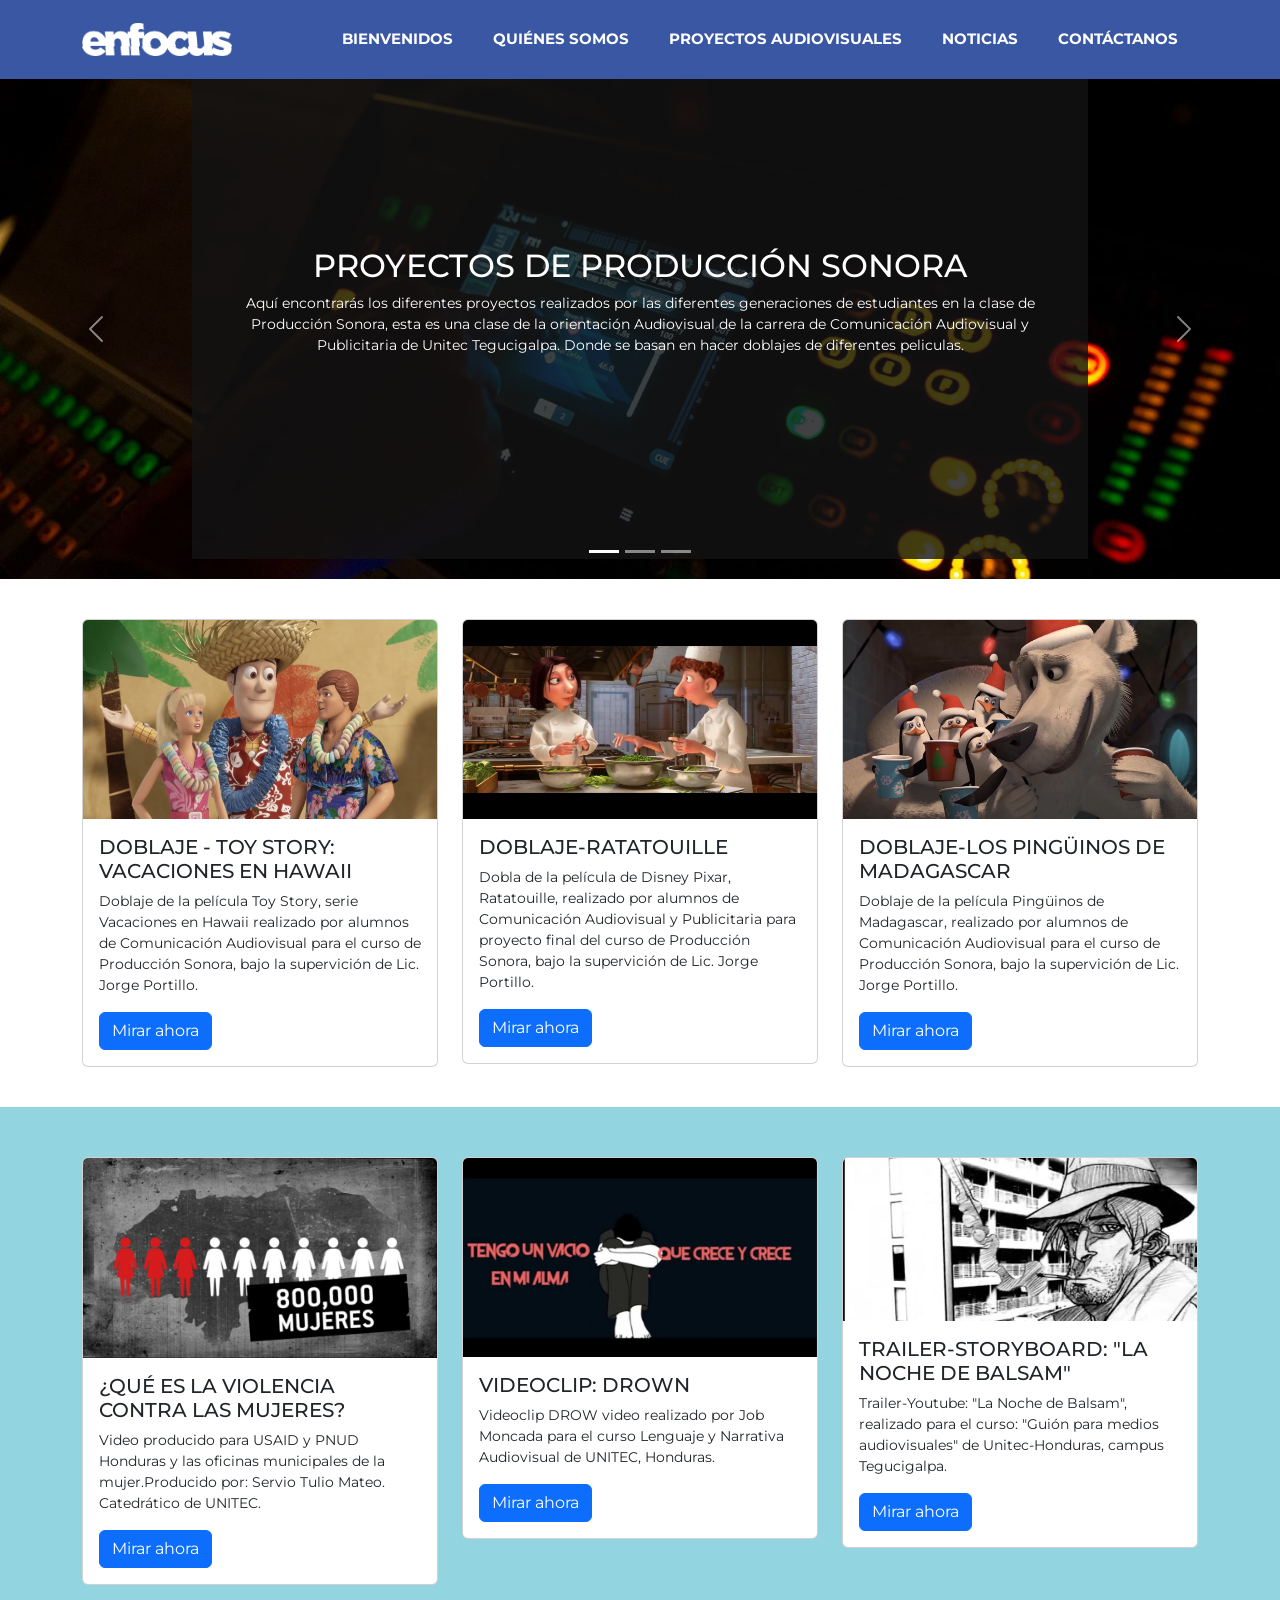
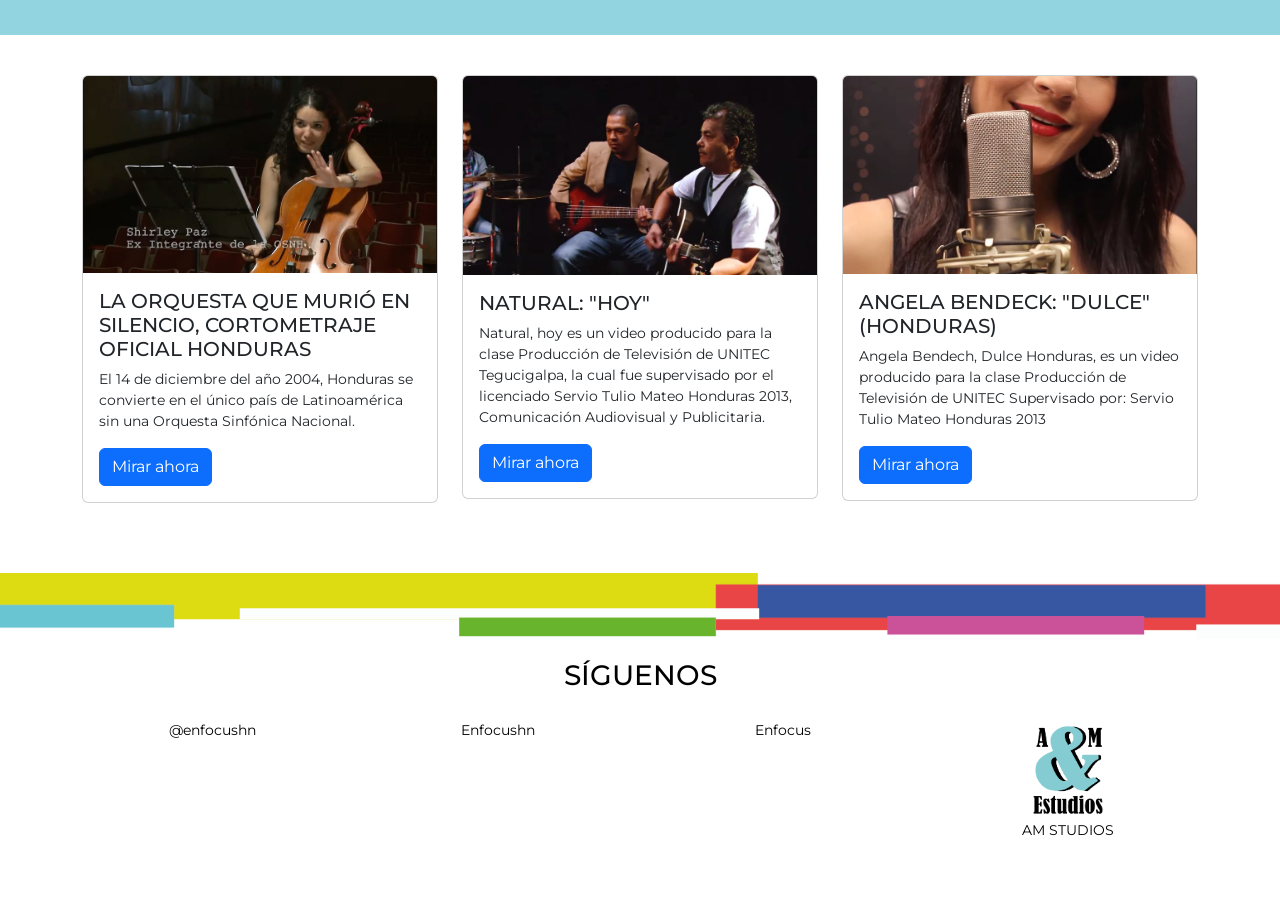
<file: produccion-sonora.html>
<!doctype html>
<html>
<head>
<meta charset="utf-8">
<meta name="viewport" content="width=device-width, initial-scale=1">
<title>Producción Sonora</title>
<link href="css/bootstrap.min.css" rel="stylesheet">
	<link href="css/bootstrap-custom.css" rel="stylesheet">
	<link href="css/style.css" rel="stylesheet">
	<link rel="stylesheet" href="https://maxst.icons8.com/vue-static/landings/line-awesome/line-awesome/1.3.0/css/line-awesome.min.css">
	
	<!--SEO-->
	
	<meta name="Description" content="Producción sonora son los proyectos realizados en esta clase por alumnos de Comunicación.">
	
	<meta name="Keywords" content="Enfocus, proyectos, Producción sonora, comunicación Audiovisual y Publicitaria, doblaje, toy story, trailer, videoclip">
	
</head>

	
<body>
	<header>
		
	<div class="container"> 
	
		<nav class="navbar navbar-expand-lg navbar-light bg-light">
		<a class="navbar-brand" href="index.html">
			<img src="img/logoenfocus.png" alt="Logo enfocus unitec" class="img-fluid" width="200px">
			</a>
		
		<button class="navbar-toggler" type="button" data-bs-toggle="collapse" 
		data-bs-target="#navbar" aria-controls="navbar" aria-expanded="false" 
		aria-label="Toggle navigation">
		<span class="navbar-toggler-icon"></span>
		</button>
			
		<div class="collapse navbar-collapse" id="navbar">
		<ul class="navbar-nav ms-auto">
		<li class="nav-item active">
		
			
		</li>
		<li class="nav-item">
		<a class="nav-link" href="index.html">Bienvenidos</a>
		</li>
		<li class="nav-item">
		<a class="nav-link" href="quienes-somos.html">Quiénes Somos</a>
		</li>
		<li class="nav-item">
		<a class="nav-link" href="proyectos.html">Proyectos Audiovisuales</a>
		</li>
		<li class="nav-item">
		<a class="nav-link" href="noticias.html">Noticias</a>
		</li>
		<li class="nav-item">
		<a class="nav-link" href="contacto.html">Contáctanos</a>
		</li>
		</ul>
		</div>
		</nav>
			
	</div>
	</header>
	
	<section id="hero-slides">
		
	<div id="carouselExampleCaptions" class="carousel slide" data-bs-ride="false">
  <div class="carousel-indicators">
    <button type="button" data-bs-target="#carouselExampleCaptions" data-bs-slide-to="0" class="active" aria-current="true" aria-label="Slide 1"></button>
    <button type="button" data-bs-target="#carouselExampleCaptions" data-bs-slide-to="1" aria-label="Slide 2"></button>
    <button type="button" data-bs-target="#carouselExampleCaptions" data-bs-slide-to="2" aria-label="Slide 3"></button>
  </div>
  <div class="carousel-inner">
    <div class="carousel-item active">
      <img src="img/carrusel-produ-sonora.jpeg" class="d-block w-100" alt="produ1-1">
      <div class="carousel-caption d-none d-md-block" id="informacion-produ1">
        <h2>PROYECTOS DE PRODUCCIÓN SONORA</h2>
        <p>Aquí encontrarás los diferentes proyectos realizados por las diferentes generaciones de estudiantes en la clase de Producción Sonora, esta es una clase de la orientación Audiovisual de la carrera de Comunicación Audiovisual y Publicitaria de Unitec Tegucigalpa. Donde se basan en hacer doblajes de diferentes peliculas.</p>
      </div>
    </div>
    <div class="carousel-item">
      <img src="img/the-Rapture.jpeg" class="d-block w-100" alt="produ1-2">
      <div class="carousel-caption d-none d-md-block">
        <h2>THE RAPTURE - WHOO ALRIGHT YEAH UH HUH</h2>
        <p>Video realizado por Rosa Estrada para el curso Lenguaje y Narrativa Audiovisual de UNITEC, Honduras.</p>
      </div>
    </div>
    <div class="carousel-item">
      <img src="img/Hibriduz.jpeg" class="d-block w-100" alt="produ1-3">
      <div class="carousel-caption d-none d-md-block">
        <h2><strong>SESIONES EN VIVO CON: HIBRIDUZ JAZZ. TEMA: EL VIEJO</strong></h2>
        <p>Conoce las producciones para televisió.</p>
      </div>
    </div>
  </div>
  <button class="carousel-control-prev" type="button" data-bs-target="#carouselExampleCaptions" data-bs-slide="prev">
    <span class="carousel-control-prev-icon" aria-hidden="true"></span>
    <span class="visually-hidden">Previous</span>
  </button>
  <button class="carousel-control-next" type="button" data-bs-target="#carouselExampleCaptions" data-bs-slide="next">
    <span class="carousel-control-next-icon" aria-hidden="true"></span>
    <span class="visually-hidden">Next</span>
  </button>
	
	</div>
	</section>
	
	
	<section id="proyectos-produ-sonora">
	<div class="container">
		
		<div class="row"> 
		
				<article class="col-lg-4 col-sm-12 col-12">
		<div class="card">
  		<img src="img/toystory-proyecto.jpeg" class="card-img-top" alt="imgproyectos13" width="100px">
  		<div class="card-body">
   		 	<h5 class="card-title">DOBLAJE - TOY STORY: VACACIONES EN HAWAII</h5>
    		<p class="card-text">Doblaje de la película Toy Story, serie Vacaciones en Hawaii realizado por alumnos de Comunicación Audiovisual para el curso de Producción Sonora, bajo la supervición de Lic. Jorge Portillo.</p>
    		<a href="" class="btn btn-primary">Mirar ahora</a> 
  		</div>
		</div>	
		</article>	
			
			<article class="col-lg-4 col-sm-12 col-12">
		<div class="card">
  		<img src="img/ratatouille-proyecto.jpeg" class="card-img-top" alt="imgproyectos14" width="100px">
			
  		<div class="card-body">
   		 	<h5 class="card-title">DOBLAJE-RATATOUILLE</h5>
    		<p class="card-text">Dobla de la película de Disney Pixar, Ratatouille, realizado por alumnos de Comunicación Audiovisual y Publicitaria para proyecto final  del curso de Producción Sonora, bajo la supervición de Lic. Jorge Portillo. </p>
    		<a href="" class="btn btn-primary">Mirar ahora</a> 
  		</div>
		</div>	
		</article>	
			
		
		<article class="col-lg-4 col-sm-12 col-12">
		<div class="card">
  		<img src="img/pinguinos-proyecto.jpeg" class="card-img-top" alt="imgproyectos15" width="100px">
  		<div class="card-body">
   		 	<h5 class="card-title">DOBLAJE-LOS PINGÜINOS DE MADAGASCAR</h5>
    		<p class="card-text">Doblaje de la película Pingüinos de Madagascar, realizado por alumnos de Comunicación Audiovisual para el curso de Producción Sonora, bajo la supervición de Lic. Jorge Portillo.</p>
    		<a href="" class="btn btn-primary">Mirar ahora</a> 
  		</div>
		</div>	
		</article>		
		
	</div>
	</div>
	</section>
	<section id="proyectos-produccionsonora">
	<div class="container">
		
		<div class="row"> 
		
		<article class="col-lg-4 col-sm-12 col-12">
		<div class="card">
  		<img src="img/violencia-contra las-mujeres.jpeg" class="card-img-top" alt="imgproyectos11" width="100px">
  		<div class="card-body">
   		 	<h5 class="card-title">¿QUÉ ES LA VIOLENCIA CONTRA LAS MUJERES?</h5>
    		<p class="card-text">Video producido para USAID y PNUD Honduras y las oficinas municipales de la mujer.Producido por: Servio Tulio Mateo. Catedrático de UNITEC.</p>
    		<a href="https://www.youtube.com/watch?v=SKV3ShxM54c" class="btn btn-primary">Mirar ahora</a> 
  		</div>
		</div>	
		</article>	
			
		
		<article class="col-lg-4 col-sm-12 col-12">
		<div class="card">
  		<img src="img/DROWN.jpeg" class="card-img-top" alt="imgproyectos12" width="100px">
			
  		<div class="card-body">
   		 	<h5 class="card-title">VIDEOCLIP: DROWN</h5>
    		<p class="card-text">Videoclip DROW video realizado por Job Moncada para el curso Lenguaje y Narrativa Audiovisual de UNITEC, Honduras.</p>
    		<a href="https://www.youtube.com/watch?v=JypaOe6nGQg" class="btn btn-primary">Mirar ahora</a>  
  		</div>
		</div>	
		</article>		
		
		<article class="col-lg-4 col-sm-12 col-12">
		<div class="card">
  		<img src="img/balsam.jpeg" class="card-img-top" alt="imgproyectos13" width="100px">
  		<div class="card-body">
   		 	<h5 class="card-title">TRAILER-STORYBOARD: "LA NOCHE DE BALSAM"</h5>
    		<p class="card-text">Trailer-Youtube: "La Noche de Balsam", realizado para el curso: "Guión para medios audiovisuales" de Unitec-Honduras, campus Tegucigalpa.</p>
    		<a href="https://www.youtube.com/watch?v=IDGjUdeOLeU" class="btn btn-primary">Mirar ahora</a> 
  		</div>
		</div>	
		</article>			
	
		
	</div>
	</div>
	</section>
	
	<section id="proyectos-produsonora">
	<div class="container">
		
		<div class="row"> 
		
		<article class="col-lg-4 col-sm-12 col-12">
		<div class="card">
  		<img src="img/la-orquesta.jpeg" class="card-img-top" alt="imgproyectos14" width="100px">
  		<div class="card-body">
   		 	<h5 class="card-title">LA ORQUESTA QUE MURIÓ EN SILENCIO, CORTOMETRAJE OFICIAL HONDURAS</h5>
    		<p class="card-text">El 14 de diciembre del año 2004, Honduras se convierte en el único país de Latinoamérica sin una Orquesta Sinfónica Nacional.</p>
    		<a href="https://www.youtube.com/watch?v=jGc0wFN0G7s" class="btn btn-primary">Mirar ahora</a> 
  		</div>
		</div>	
		</article>	
			
		
		<article class="col-lg-4 col-sm-12 col-12">
		<div class="card">
  		<img src="img/natural-hoy.jpeg" class="card-img-top" alt="imgproyectos15" width="100px">
			
  		<div class="card-body">
   		 	<h5 class="card-title">NATURAL: "HOY"</h5>
    		<p class="card-text"> Natural, hoy es un video producido para la clase Producción de Televisión de UNITEC Tegucigalpa, la cual fue supervisado por el licenciado Servio Tulio Mateo Honduras 2013, Comunicación Audiovisual y Publicitaria.</p>
    		<a href="https://www.youtube.com/watch?v=bIYKwwqUIu8" class="btn btn-primary">Mirar ahora</a> 
  		</div>
		</div>	
		</article>		
		
		<article class="col-lg-4 col-sm-12 col-12">
		<div class="card">
  		<img src="img/angela-bendeck.jpeg" class="card-img-top" alt="imgproyectos16" width="100px">
  		<div class="card-body">
   		 	<h5 class="card-title">ANGELA BENDECK: "DULCE" (HONDURAS)</h5>
    		<p class="card-text">Angela Bendech, Dulce Honduras, es un video producido para la clase Producción de Televisión de UNITEC Supervisado por: Servio Tulio Mateo Honduras 2013</p>
    		<a href="https://www.youtube.com/watch?v=50e6NGGu94w" class="btn btn-primary">Mirar ahora</a> 
  		</div>
		</div>	
		</article>			
	
		
	</div>
	</div>
	</section>
	
		<footer>
	
		<section id="grafismo">
			<img src="img/enfocusgrafismo2_Mesa de trabajo 1.png" alt="enfocusgraf" width="1350">
		</section>
		
		<section id="redes">
		<div class="container">
			
		<h3 class="pfs">SÍGUENOS</h3>
			
			<div class="row">
			<article class="col-lg-3 col-sm-6 col-12">
	
				<a href="https://www.instagram.com/asociacioncayp/" class="icon"><i class="lab la-instagram"></i></a>
			
				<p>@enfocushn</p>
					
			</article>
			
			<article class="col-lg-3 col-sm-6 col-12">
				<a  href="https://www.facebook.com/asociacion.creativos" class="icon"><i class="lab la-facebook-f"></i></a>
				
				<p>Enfocushn</p>
			</article>
				
			<article class="col-lg-3 col-sm-6 col-12">
				<a href="https://www.youtube.com/@UNITECineyTV" class="icon"><i class="lab la-youtube"></i></a> 
				
				<p>Enfocus</p>
				

			</article>
				
				<article class="col-lg-3 col-sm-6 col-12">
				<img src="img/logo-agencia_Mesa de trabajo 1.png" alt="logoagencia" width="100px">
				<p>AM STUDIOS</p>
			</article>
			
		</div>
		</div>
		</section>
	
	
	</footer>
	
	<script src="js/jquery.min.js"></script>
	<script src="js/bootstrap.min.js"></script>
	
	<!-- Google tag (gtag.js) -->
<script async src="https://www.googletagmanager.com/gtag/js?id=G-FQC9KB4VV3"></script>
<script>
  window.dataLayer = window.dataLayer || [];
  function gtag(){dataLayer.push(arguments);}
  gtag('js', new Date());

  gtag('config', 'G-FQC9KB4VV3');
</script>
	
</body>
</html>
</file>
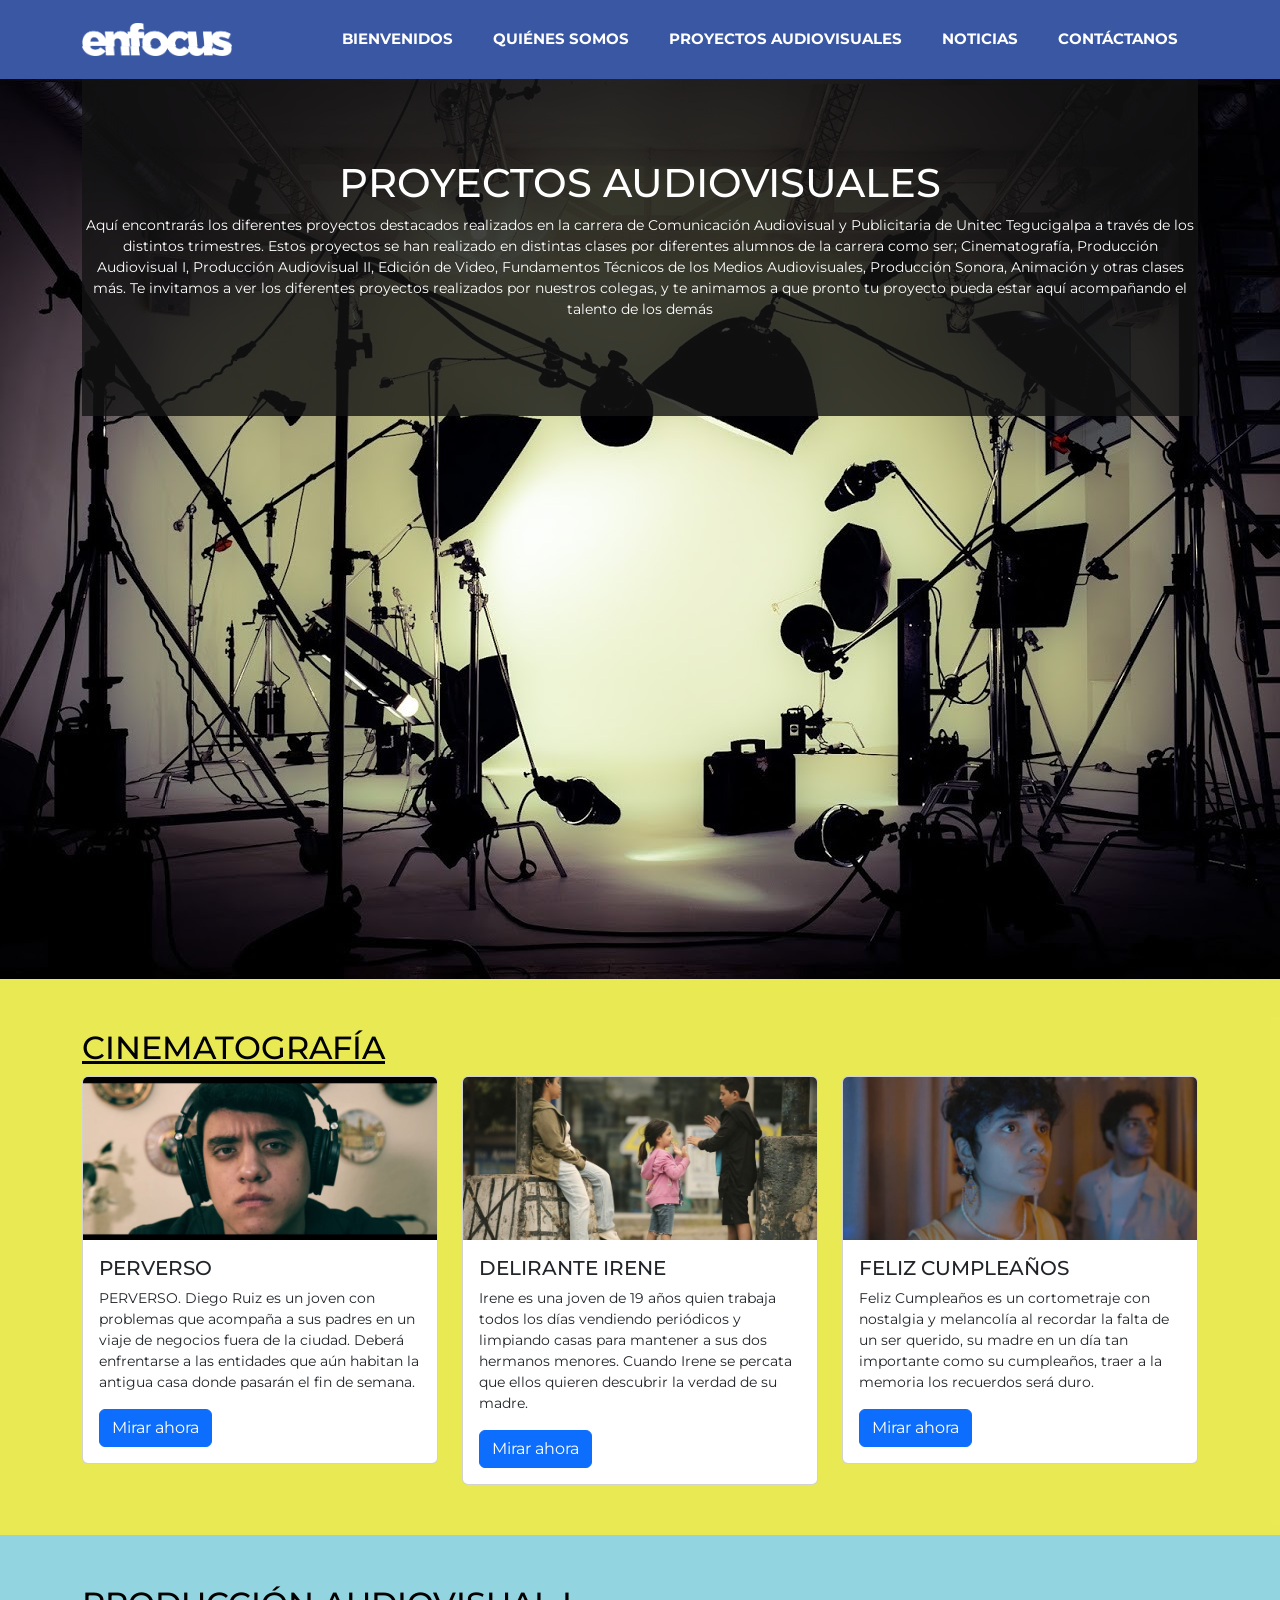
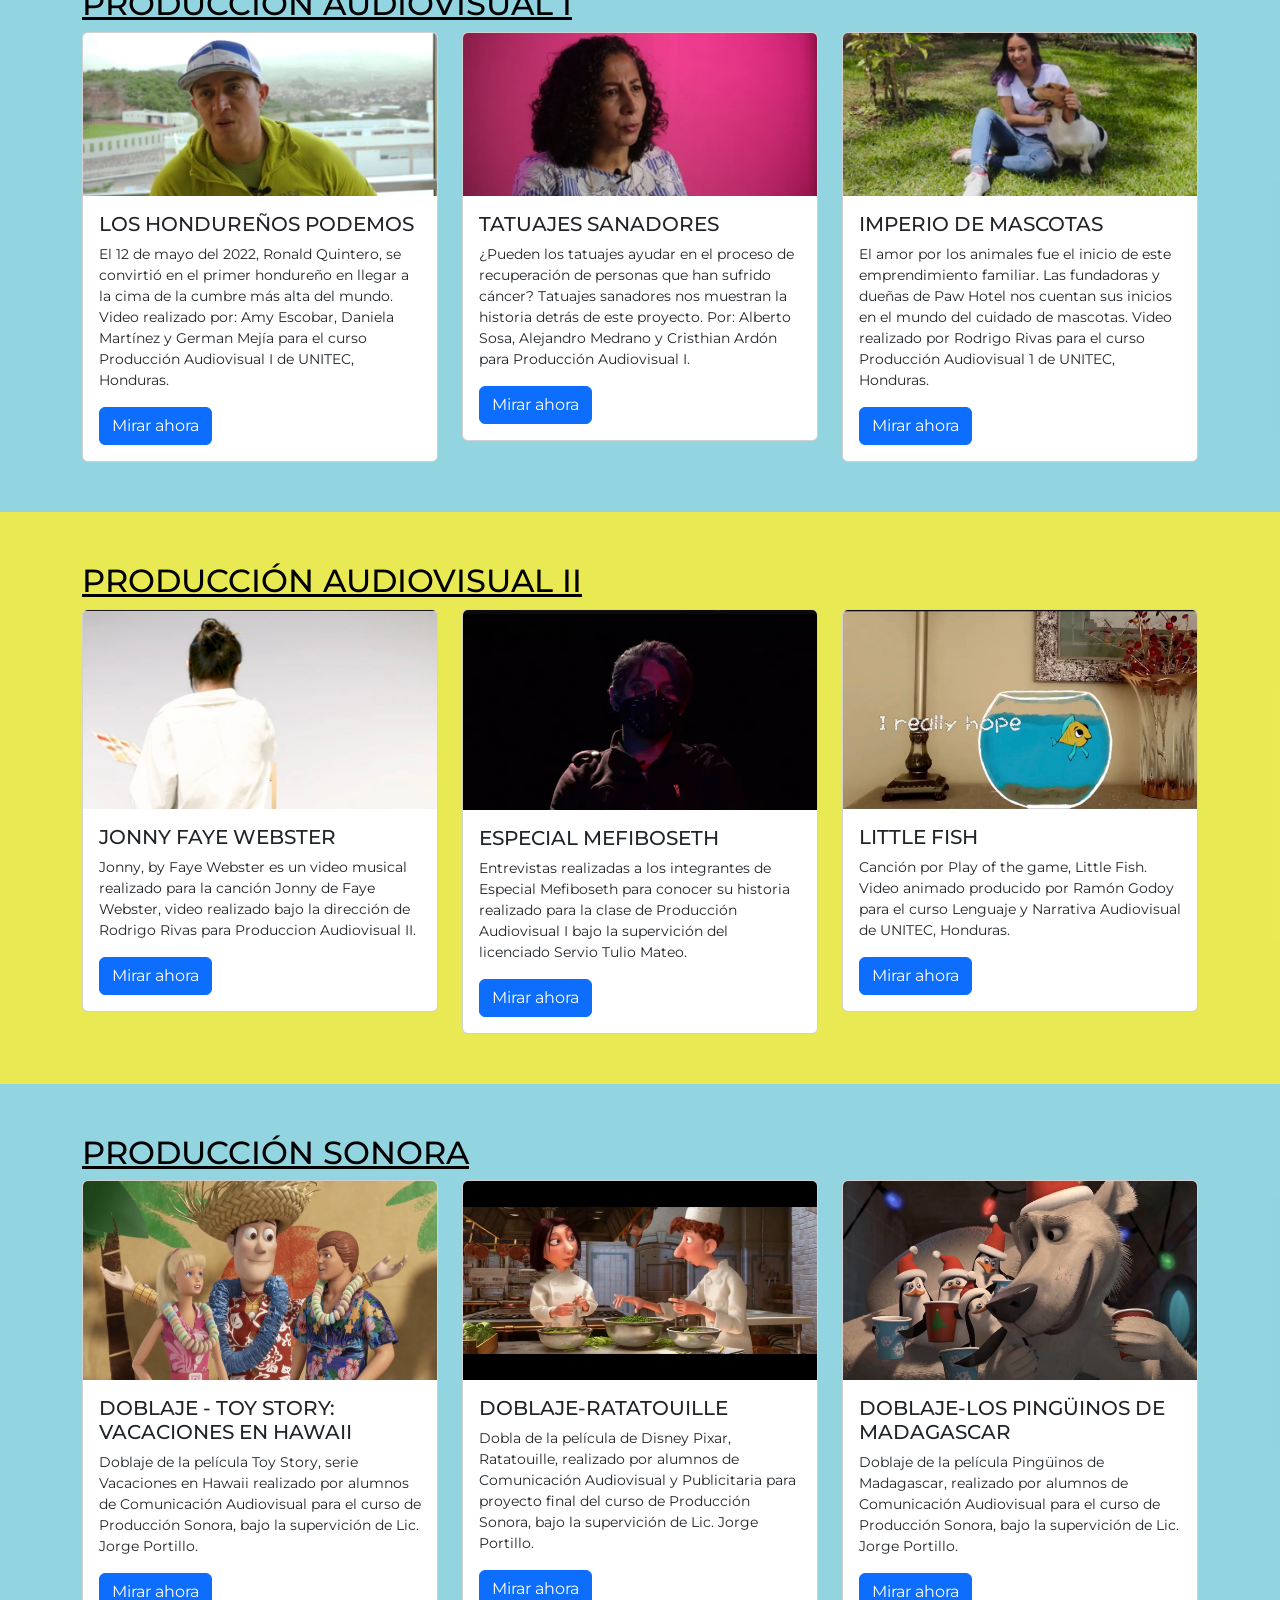
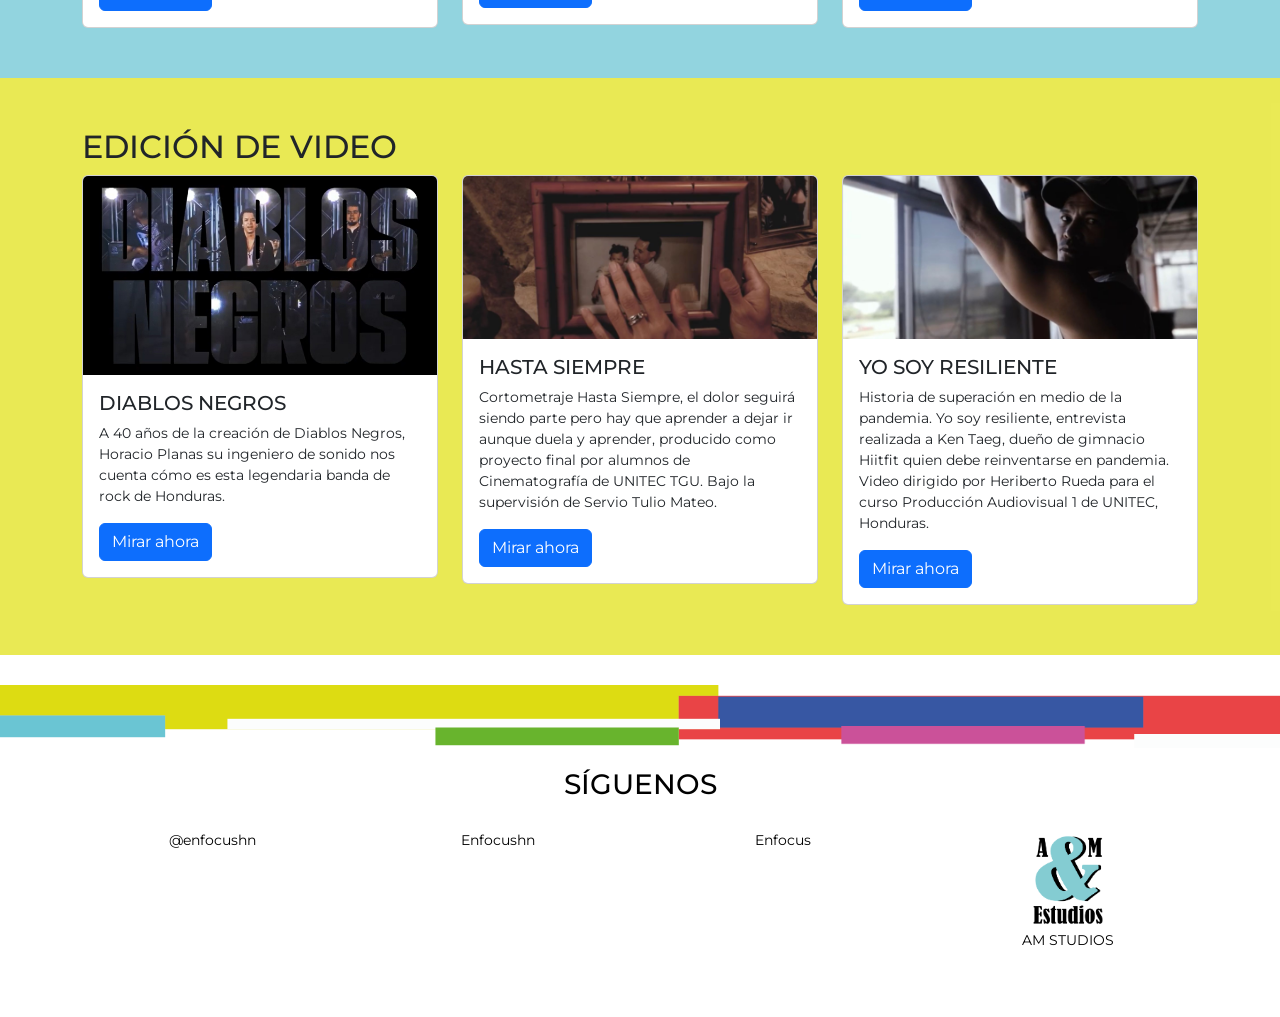
<file: proyectos.html>
<!doctype html>
<html>
<head>
<meta charset="utf-8">
<meta name="viewport" content="width=device-width, initial-scale=1">
<title>Pagina Proyectos Audiovisuales-Enfocus</title>
	<link href="css/bootstrap.min.css" rel="stylesheet">
	<link href="css/bootstrap-custom.css" rel="stylesheet">
	<link href="css/style.css" rel="stylesheet">
	<link rel="stylesheet" href="https://maxst.icons8.com/vue-static/landings/line-awesome/line-awesome/1.3.0/css/line-awesome.min.css">
	
	<!--SEO-->
	
	<meta name="Description" content="Proyectos audiovisuales es el apartado donde se mostrarán todas las clases con sus respectivos proyectos.">
	
	<meta name="Keywords" content="Enfocus, proyectos, cinematografía, producción audiovisual, producción sonora, ver más">
	
	
</head>

<body>
	
	<header>
		
	<div class="container"> 
	
		<nav class="navbar navbar-expand-lg navbar-light bg-light">
		<a class="navbar-brand" href="index.html">
			<img src="img/logoenfocus.png" alt="Logo enfocus unitec" class="img-fluid" width="200px">
			</a>
		
		<button class="navbar-toggler" type="button" data-bs-toggle="collapse" 
		data-bs-target="#navbar" aria-controls="navbar" aria-expanded="false" 
		aria-label="Toggle navigation">
		<span class="navbar-toggler-icon"></span>
		</button>
			
		<div class="collapse navbar-collapse" id="navbar">
		<ul class="navbar-nav ms-auto">
		<li class="nav-item active">
		
			
		</li>
		<li class="nav-item">
		<a class="nav-link" href="index.html">Bienvenidos</a>
		</li>
		<li class="nav-item">
		<a class="nav-link" href="quienes-somos.html">Quiénes Somos</a>
		</li>
		<li class="nav-item">
		<a class="nav-link" href="proyectos.html">Proyectos Audiovisuales</a>
		</li>
		<li class="nav-item">
		<a class="nav-link" href="noticias.html">Noticias</a>
		</li>
		<li class="nav-item">
		<a class="nav-link" href="contacto.html">Contáctanos</a>
		</li>
		</ul>
		</div>
		</nav>
			
	</div>
	</header>
	
	<section id="proyectos-audiovisuales">
	<div class="container">
		
		<div id="informacion-proyectos">
		
			<h1>PROYECTOS AUDIOVISUALES</h1>
			
			<p>Aquí encontrarás los diferentes proyectos destacados realizados en la carrera de Comunicación Audiovisual y Publicitaria de Unitec Tegucigalpa a través de los distintos trimestres. Estos proyectos se han realizado en distintas clases por diferentes alumnos de la carrera como ser; Cinematografía, Producción Audiovisual I, Producción Audiovisual II, Edición de Video, Fundamentos Técnicos de los Medios Audiovisuales, Producción Sonora, Animación y otras clases más. Te invitamos a ver los diferentes proyectos realizados por nuestros colegas, y te animamos a que pronto tu proyecto pueda estar aquí acompañando el talento de los demás </p>
		
		</div>
		</div>
		</section>
		
	<section id="proyectos-cinematografia">
	<div class="container">
		
		<a href="cinematografia.html"><h2>CINEMATOGRAFÍA</h2></a>
		
		<div class="row"> 
		
		<article class="col-lg-4 col-sm-12 col-12">
		<div class="card">
  		<img src="img/perverso-proyecto.jpeg" class="card-img-top" alt="imgproyectos1" width="100px">
  		<div class="card-body">
   		 	<h5 class="card-title">PERVERSO</h5>
    		<p class="card-text">PERVERSO. Diego Ruiz es un joven con problemas que acompaña a sus padres en un viaje de negocios fuera de la ciudad. Deberá enfrentarse a las entidades que aún habitan la antigua casa donde pasarán el fin de semana.</p>
    		<a href="https://youtu.be/rA5ayjFnpYE"><button type="button" class="btn btn-primary">Mirar ahora</button></a>
  		</div>
		</div>	
		</article>	
			
		
		<article class="col-lg-4 col-sm-12 col-12">
		<div class="card">
  		<img src="img/delirante-proyecto.jpeg" class="card-img-top" alt="imgproyectos2" width="100px">
  		<div class="card-body">
   		 	<h5 class="card-title">DELIRANTE IRENE</h5>
    		<p class="card-text">Irene es una joven de 19 años quien trabaja todos los días vendiendo periódicos y limpiando casas para mantener a sus dos hermanos menores. Cuando Irene se percata que ellos quieren descubrir la verdad de su madre.</p>
    		<button type="button" class="btn btn-primary">Mirar ahora</button> 
  		</div>
		</div>	
		</article>	
		
		<article class="col-lg-4 col-sm-12 col-12">
		<div class="card">
  		<img src="img/felizcumple-proyecto.jpeg" class="card-img-top" alt="imgproyectos3" width="100px">
  		<div class="card-body">
   		 	<h5 class="card-title">FELIZ CUMPLEAÑOS</h5>
    		<p class="card-text">Feliz Cumpleaños es un cortometraje con nostalgia y melancolía al recordar la falta de un ser querido, su madre en un día tan importante como su cumpleaños, traer a la memoria los recuerdos será duro.</p>
    		<button type="button" class="btn btn-primary">Mirar ahora</button> 
  		</div>
		</div>	
		</article>		
	
		
	</div>
	</div>
	</section>
		
	
	<section id="proyectos-produccion1">
	<div class="container">
		
		<a href="produaudiovisual1.html"><h2>PRODUCCIÓN AUDIOVISUAL I</h2></a>
		
		
		<div class="row"> 
		
		<article class="col-lg-4 col-sm-12 col-12">
		<div class="card">
  		<img src="img/loshondurenos.jpeg" class="card-img-top" alt="imgproyectos4" width="100px">
  		<div class="card-body">
   		 	<h5 class="card-title">LOS HONDUREÑOS PODEMOS</h5>
    		<p class="card-text"> El 12 de mayo del 2022, Ronald Quintero, se convirtió en el primer hondureño en llegar a la cima de la cumbre más alta del mundo.
			Video realizado por: Amy Escobar, Daniela Martínez y German Mejía para el curso Producción Audiovisual I de UNITEC, Honduras.</p>
    		<button type="button" class="btn btn-primary">Mirar ahora</button> 
  		</div>
		</div>	
		</article>	
			
		
		<article class="col-lg-4 col-sm-12 col-12">
		<div class="card">
  		<img src="img/tatuajes-proyecto.jpeg" class="card-img-top" alt="imgproyectos5" width="100px">
			
  		<div class="card-body">
   		 	<h5 class="card-title">TATUAJES SANADORES</h5>
    		<p class="card-text">¿Pueden los tatuajes ayudar en el proceso de recuperación de personas que han sufrido cáncer? Tatuajes sanadores nos muestran la historia detrás de este proyecto. Por: Alberto Sosa, Alejandro Medrano y Cristhian Ardón para Producción Audiovisual I.</p>
    		<button type="button" class="btn btn-primary">Mirar ahora</button> 
  		</div>
		</div>	
		</article>	
		
		<article class="col-lg-4 col-sm-12 col-12">
		<div class="card">
  		<img src="img/imperiomascotas-proyecto.jpeg" class="card-img-top" alt="imgproyectos6" width="100px">
  		<div class="card-body">
   		 	<h5 class="card-title">IMPERIO DE MASCOTAS</h5>
    		<p class="card-text">El amor por los animales fue el inicio de este emprendimiento familiar. Las fundadoras y dueñas de Paw Hotel nos cuentan sus inicios en el mundo del cuidado de mascotas. Video realizado por Rodrigo Rivas para el curso Producción Audiovisual 1 de UNITEC, Honduras.</p>
    		<button type="button" class="btn btn-primary">Mirar ahora</button> 
  		</div>
		</div>	
		</article>		
	
		
	</div>
	</div>
	</section>
	
	<section id="proyectos-produccion2">
	<div class="container">
		
		<a href="produaudiovisual2.html"><h2>PRODUCCIÓN AUDIOVISUAL II</h2></a>
		
		<div class="row"> 
		
		<article class="col-lg-4 col-sm-12 col-12">
		<div class="card">
  		<img src="img/Jonny-Faye Webster.jpeg" class="card-img-top" alt="imgproyectos7" width="100px">
  		<div class="card-body">
   		 	<h5 class="card-title">JONNY FAYE WEBSTER</h5>
    		<p class="card-text">Jonny, by Faye Webster es un video musical realizado para la canción Jonny de Faye Webster, video realizado bajo la dirección de Rodrigo Rivas para Produccion Audiovisual II.</p>
    		<button type="button" class="btn btn-primary">Mirar ahora</button> 
  		</div>
		</div>	
		</article>	
			
		
		<article class="col-lg-4 col-sm-12 col-12">
		<div class="card">
  		<img src="img/Especial-Mefiboseth.jpeg" class="card-img-top" alt="imgproyectos8" width="100px">
			
  		<div class="card-body">
   		 	<h5 class="card-title">ESPECIAL MEFIBOSETH</h5>
    		<p class="card-text">Entrevistas realizadas a los integrantes de Especial Mefiboseth para conocer su historia realizado para la clase de Producción Audiovisual I bajo la supervición del licenciado Servio Tulio Mateo.</p>
    		<button type="button" class="btn btn-primary">Mirar ahora</button> 
  		</div>
		</div>	
		</article>	
		
		<article class="col-lg-4 col-sm-12 col-12">
		<div class="card">
  		<img src="img/Little Fish.jpeg" class="card-img-top" alt="imgproyectos9" width="100px">
  		<div class="card-body">
   		 	<h5 class="card-title">LITTLE FISH</h5>
    		<p class="card-text">Canción por Play of the game, Little Fish. Video animado producido por Ramón Godoy para el curso Lenguaje y Narrativa Audiovisual de UNITEC, Honduras.</p>
    		<button type="button" class="btn btn-primary">Mirar ahora</button> 
  		</div>
		</div>	
		</article>		
	
		
	</div>
	</div>
	</section>
	
			<section id="proyectos-produccionsonora">
			<div class="container">
		
		<a href="produccion-sonora.html"><h2>PRODUCCIÓN SONORA</h2></a>
			
		
		<div class="row"> 
		
		<article class="col-lg-4 col-sm-12 col-12">
		<div class="card">
  		<img src="img/toystory-proyecto.jpeg" class="card-img-top" alt="imgproyectos13" width="100px">
  		<div class="card-body">
   		 	<h5 class="card-title">DOBLAJE - TOY STORY: VACACIONES EN HAWAII</h5>
    		<p class="card-text">Doblaje de la película Toy Story, serie Vacaciones en Hawaii realizado por alumnos de Comunicación Audiovisual para el curso de Producción Sonora, bajo la supervición de Lic. Jorge Portillo.</p>
    		<button type="button" class="btn btn-primary">Mirar ahora</button> 
  		</div>
		</div>	
		</article>	
			
		
		<article class="col-lg-4 col-sm-12 col-12">
		<div class="card">
  		<img src="img/ratatouille-proyecto.jpeg" class="card-img-top" alt="imgproyectos14" width="100px">
			
  		<div class="card-body">
   		 	<h5 class="card-title">DOBLAJE-RATATOUILLE</h5>
    		<p class="card-text">Dobla de la película de Disney Pixar, Ratatouille, realizado por alumnos de Comunicación Audiovisual y Publicitaria para proyecto final  del curso de Producción Sonora, bajo la supervición de Lic. Jorge Portillo. </p>
    		<button type="button" class="btn btn-primary">Mirar ahora</button> 
  		</div>
		</div>	
		</article>	
		
		<article class="col-lg-4 col-sm-12 col-12">
		<div class="card">
  		<img src="img/pinguinos-proyecto.jpeg" class="card-img-top" alt="imgproyectos15" width="100px">
  		<div class="card-body">
   		 	<h5 class="card-title">DOBLAJE-LOS PINGÜINOS DE MADAGASCAR</h5>
    		<p class="card-text">Doblaje de la película Pingüinos de Madagascar, realizado por alumnos de Comunicación Audiovisual para el curso de Producción Sonora, bajo la supervición de Lic. Jorge Portillo.</p>
    		<button type="button" class="btn btn-primary">Mirar ahora</button> 
  		</div>
		</div>	
		</article>		
	
		
	</div>
	</div>
	</section>
	
	
		<section id="proyectos-edicionvideo">
	<div class="container">
		
		<h2>EDICIÓN DE VIDEO</h2>
		
		<div class="row"> 
		
		<article class="col-lg-4 col-sm-12 col-12">
		<div class="card">
  		<img src="img/diablos-proyecto.jpeg" class="card-img-top" alt="imgproyectos10" width="100px">
  		<div class="card-body">
   		 	<h5 class="card-title">DIABLOS NEGROS</h5>
    		<p class="card-text">A 40 años de la creación de Diablos Negros, Horacio Planas su ingeniero de sonido nos cuenta cómo es esta legendaria banda de rock de Honduras.</p>
    		<button type="button" class="btn btn-primary">Mirar ahora</button> 
  		</div>
		</div>	
		</article>	
			
		
		<article class="col-lg-4 col-sm-12 col-12">
		<div class="card">
  		<img src="img/siempre-proyecto.jpeg" class="card-img-top" alt="imgproyectos11" width="100px">
			
  		<div class="card-body">
   		 	<h5 class="card-title">HASTA SIEMPRE</h5>
    		<p class="card-text">Cortometraje Hasta Siempre, el dolor seguirá siendo parte pero hay que aprender a dejar ir aunque duela y aprender, producido como proyecto final por alumnos de Cinematografía de UNITEC TGU. Bajo la supervisión de Servio Tulio Mateo.</p>
    		<button type="button" class="btn btn-primary">Mirar ahora</button> 
  		</div>
		</div>	
		</article>	
		
		<article class="col-lg-4 col-sm-12 col-12">
		<div class="card">
  		<img src="img/resiliente-proyecto.jpeg" class="card-img-top" alt="imgproyectos12" width="100px">
  		<div class="card-body">
   		 	<h5 class="card-title">YO SOY RESILIENTE</h5>
    		<p class="card-text">Historia de superación en medio de la pandemia. Yo soy resiliente, entrevista realizada a Ken Taeg, dueño de gimnacio Hiitfit quien debe reinventarse en pandemia.
			Video dirigido por Heriberto Rueda para el curso Producción Audiovisual 1 de UNITEC, Honduras.</p>
    		<button type="button" class="btn btn-primary">Mirar ahora</button> 
  		</div>
		</div>	
		</article>		
	
		
	</div>
	</div>
	</section>
	
		
	<footer>
	
		<section id="grafismo">
			<img src="img/enfocusgrafismo2_Mesa de trabajo 1.png" alt="enfocusgraf" class="img-fluid">
		</section>
		
		<section id="redes">
		<div class="container">
			
		<h3 class="pfs">SÍGUENOS</h3>
			
			<div class="row">
			<article class="col-lg-3 col-sm-6 col-12">
	
				<a href="https://www.instagram.com/asociacioncayp/" class="icon"><i class="lab la-instagram"></i></a>
			
				<p>@enfocushn</p>
					
			</article>
			
			<article class="col-lg-3 col-sm-6 col-12">
				<a  href="https://www.facebook.com/asociacion.creativos" class="icon"><i class="lab la-facebook-f"></i></a>
				
				<p>Enfocushn</p>
			</article>
				
			<article class="col-lg-3 col-sm-6 col-12">
				<a href="https://www.youtube.com/@UNITECineyTV" class="icon"><i class="lab la-youtube"></i></a> 
				
				<p>Enfocus</p>
				

			</article>
				
				<article class="col-lg-3 col-sm-6 col-12">
				<img src="img/logo-agencia_Mesa de trabajo 1.png" alt="logoagencia" width="100px">
				<p>AM STUDIOS</p>
			</article>
			
		</div>
		</div>
		</section>
	
	
	</footer>
	
	<script src="js/jquery.min.js"></script>
	<script src="js/bootstrap.min.js"></script>
	
	
	<!-- Google tag (gtag.js) -->
<script async src="https://www.googletagmanager.com/gtag/js?id=G-FQC9KB4VV3"></script>
<script>
  window.dataLayer = window.dataLayer || [];
  function gtag(){dataLayer.push(arguments);}
  gtag('js', new Date());

  gtag('config', 'G-FQC9KB4VV3');
</script>
	
</body>
</html>
</file>
<file: css/style.css>
@import url('https://fonts.googleapis.com/css2?family=Montserrat:wght@400;500;600;800;900&family=Open+Sans:wght@300;500;600;700;800&display=swap');

:root{
	--color-hover-menu: #000;
	--color-blanco:#fff;
	--color-negro:#000;
}



header{
	background-color: #3957a3;
	padding: 10px;
	color:#FFFFFF;
	text-align:center;
}

hr {
	margin-top: 1rem;
	margin-bottom: 1rem;
	border: 0;
	border-top: 1px solid rgba(0, 0, 0, 0.1);
  }



body{
	font-family: 'Montserrat', sans-serif;
	font-size: 14px;
}

#homepage{
	background-image: url("../img/fondo-homepage1.jpg");
	background-position:center;
	background-repeat: no-repeat;
	background-size: cover;
	padding-top: 50px;
	color:#FFFFFF;
}

#destacadas{
font-size: 25px;	
padding: 80px 40px;	
}

#informacion{
	background-color: rgba(19,19,19,0.80);
	color:#FFFFFF;
	padding: 5px;
	text-align: center;
}

#noticias{
	text-align: center;
	align-items: center;
	padding: 20px;
	
}

#noticias-2{
	padding: 20px;
}

footer{
	background-color: #FFFFFF;
	color: #000000;
	align-items: center;
	text-align: center;
	padding-bottom: 50px;
	padding-top: 30px;
	
}

.ph1{
	padding-top: 20px;
	padding-left: 80px;
}


.ph2{
	padding-top: 20px;
	padding-left: 80px;
}


.ph3{
	padding-top: 20px;
	padding-left: 80px;
}

.phl{
	padding-top: 6px;
}

.pfs{
	
	text-align: center;
	padding-top: 20px;
	padding-bottom: 20px;
}


#proyectos-audiovisuales{
	background-image: url("../img/fondo-proyectos2.jpeg");
	background-position:center;
	background-repeat: no-repeat;
	background-size:cover;
	height: 100vh;
	color:#FFFFFF;
}

#proyectos-cinematografia{
	background-color:hsla(60,99%,44%,0.67);
	padding-top: 50px;
	padding-bottom: 50px;

}

#proyectos-produccion1{
	background-color: hsla(188,54%,63%,0.75);
	padding-top: 50px;
	padding-bottom: 50px;

}
#proyectos-produccion2{
background-color:hsla(60,99%,44%,0.67);
	padding-top: 50px;
	padding-bottom: 50px;

}

#proyectos-produccionsonora{
background-color: hsla(188,54%,63%,0.75);	
	padding-top: 50px;
	padding-bottom: 50px;

}

#proyectos-edicionvideo{
background-color:hsla(60,99%,44%,0.67);	
	padding-top: 50px;
	padding-bottom: 50px;

}

#informacion-proyectos{
	background-color: rgba(19,19,19,0.80);
	color:#FFFFFF;
	text-align: center;
	padding-top: 80px;
	padding-bottom: 80px;
	align-content: center;
	position: relative;
}

#redes{
	color:var(--color-negro);
	
}

.icon {
  font-size: 50px;
}


#quienessomos{
	background-image: url("../../Proyecto Enfocus/img/fondo-quienes3.jpg");
	background-position:center;
	background-repeat: no-repeat;
	background-size: cover;
	padding-top: 50px;
	color:#FFFFFF;
	padding-bottom: 50px;
}

#informacion-quienessomos{
	background-color: rgba(19,19,19,0.80);
	color:#FFFFFF;
	padding: 70px;
	padding: 70px;
	text-align: center;
}

#origenes{
	padding: 70px;
	color: #FFFFFF;
	background-color: #000000;
	background-image: url("../../Proyecto Enfocus/img/img-quienes4.jpg");
	background-position:center;
	background-repeat: no-repeat;
	background-size: cover;
	
}

#informacion-origenes{
	background-color: rgba(19,19,19,0.80);
	color:#FFFFFF;
	padding: 50px;
}

#actividades{
	padding: 50px;
	color: #FFFFFF;
	background-color: #000000;
	background-image: url("../../Proyecto Enfocus/img/img-quienes.jpg");
	background-position:center;
	background-repeat: no-repeat;
	background-size: cover;
	
}

#informacion-actividades{
	background-color: rgba(19,19,19,0.80);
	color:#FFFFFF;
	padding: 50px;
	text-align: right;
}

#evento{
	padding: 50px;
	color: #FFFFFF;
	background-color: #CA5299;
	text-align: center;
	
}

.qsh{
	padding: 20px;
	text-align: left;
}

.qsh2{
	padding: 20px;
	text-align: right;
}

#cinematografia {
	background-image: url("../img/fondo-homepage1.jpg");
	background-position:center;
	background-repeat: no-repeat;
	background-size: cover;
	padding-top: 50px;
	padding-bottom: 50px;
	color:#FFFFFF;
}

#informacion-cinematografia {
	background-color: rgba(19,19,19,0.80);
	color:#FFFFFF;
	text-align: center;
	padding-left: 40px;
	padding-right: 40px;
}

#proyectos-cinematografia1 {
	padding-top: 50px;
	padding-bottom: 50px;
	background-color: #000000;
}

#proyectos-cinematografia2 {
	padding-top: 50px;
	padding-bottom: 50px;
	background-color: #000000;
}

#proyectos-cinematografia3 {
	padding-top: 50px;
	padding-bottom: 50px;
	background-color: #000000;
}

#produccionaudiovisual1{
	background-image: url("../img/fondo-homepage1.jpg");
	background-position:center;
	background-repeat: no-repeat;
	background-size: cover;
	padding-top: 50px;
	padding-bottom: 50px;
	color:#FFFFFF;
}

#informacion-produ1{
	background-color: rgba(19,19,19,0.80);
	color:#FFFFFF;
	padding-left: 40px;
	padding-right: 40px;
	text-align: center;
}

#proyectos-produ1{
	padding-top: 50px;
	padding-bottom: 50px;
	background-color: #000000;
}

#proyectos-produ1-2{
	padding-top: 50px;
	padding-bottom: 50px;
	background-color: #000000;
}

#proyectos-produ1-3{
	padding-top: 50px;
	padding-bottom: 50px;
	background-color: #000000;
}

#proyectos-produsonora{
	padding: 40px;
}

#proyectos-produ-sonora{
	padding: 40px;
}

#proyectos-produ2{
	padding: 40px;
}

#proyectos-produ2{
	padding: 40px;
}
</file>
